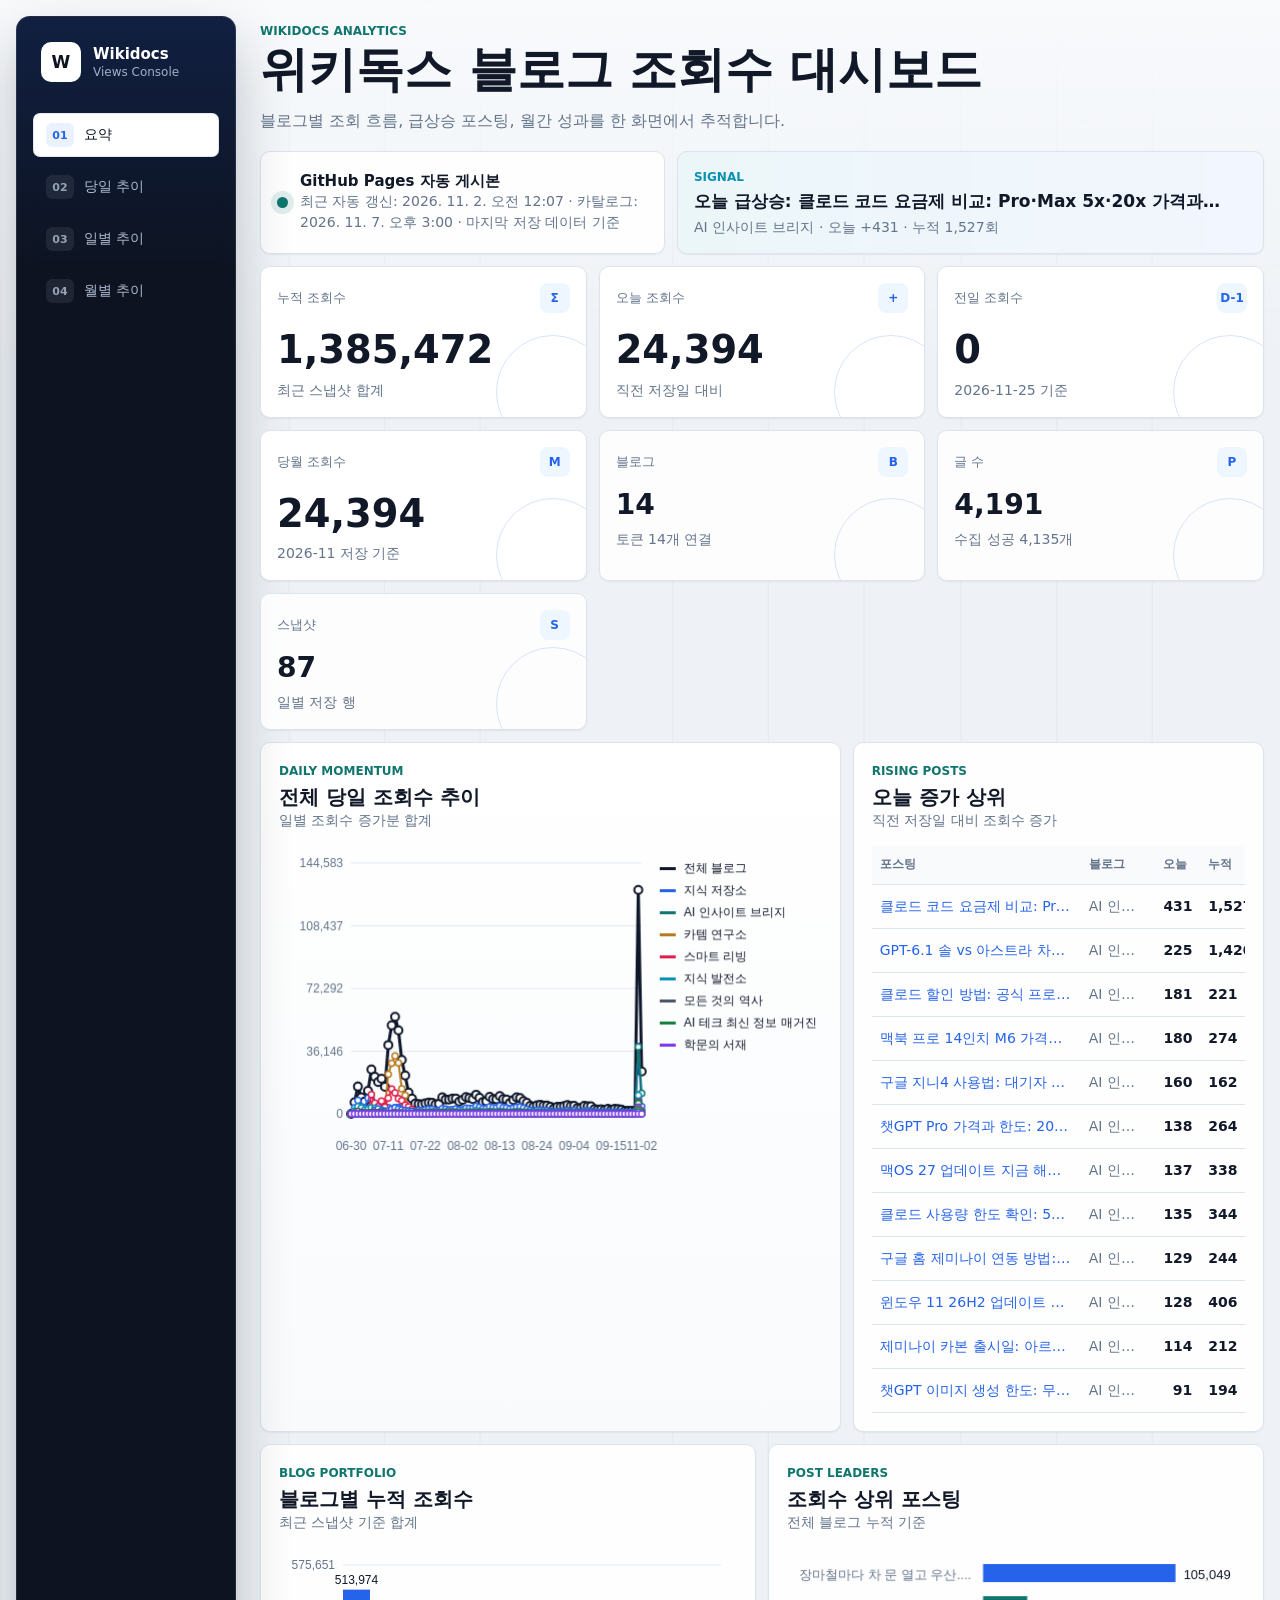
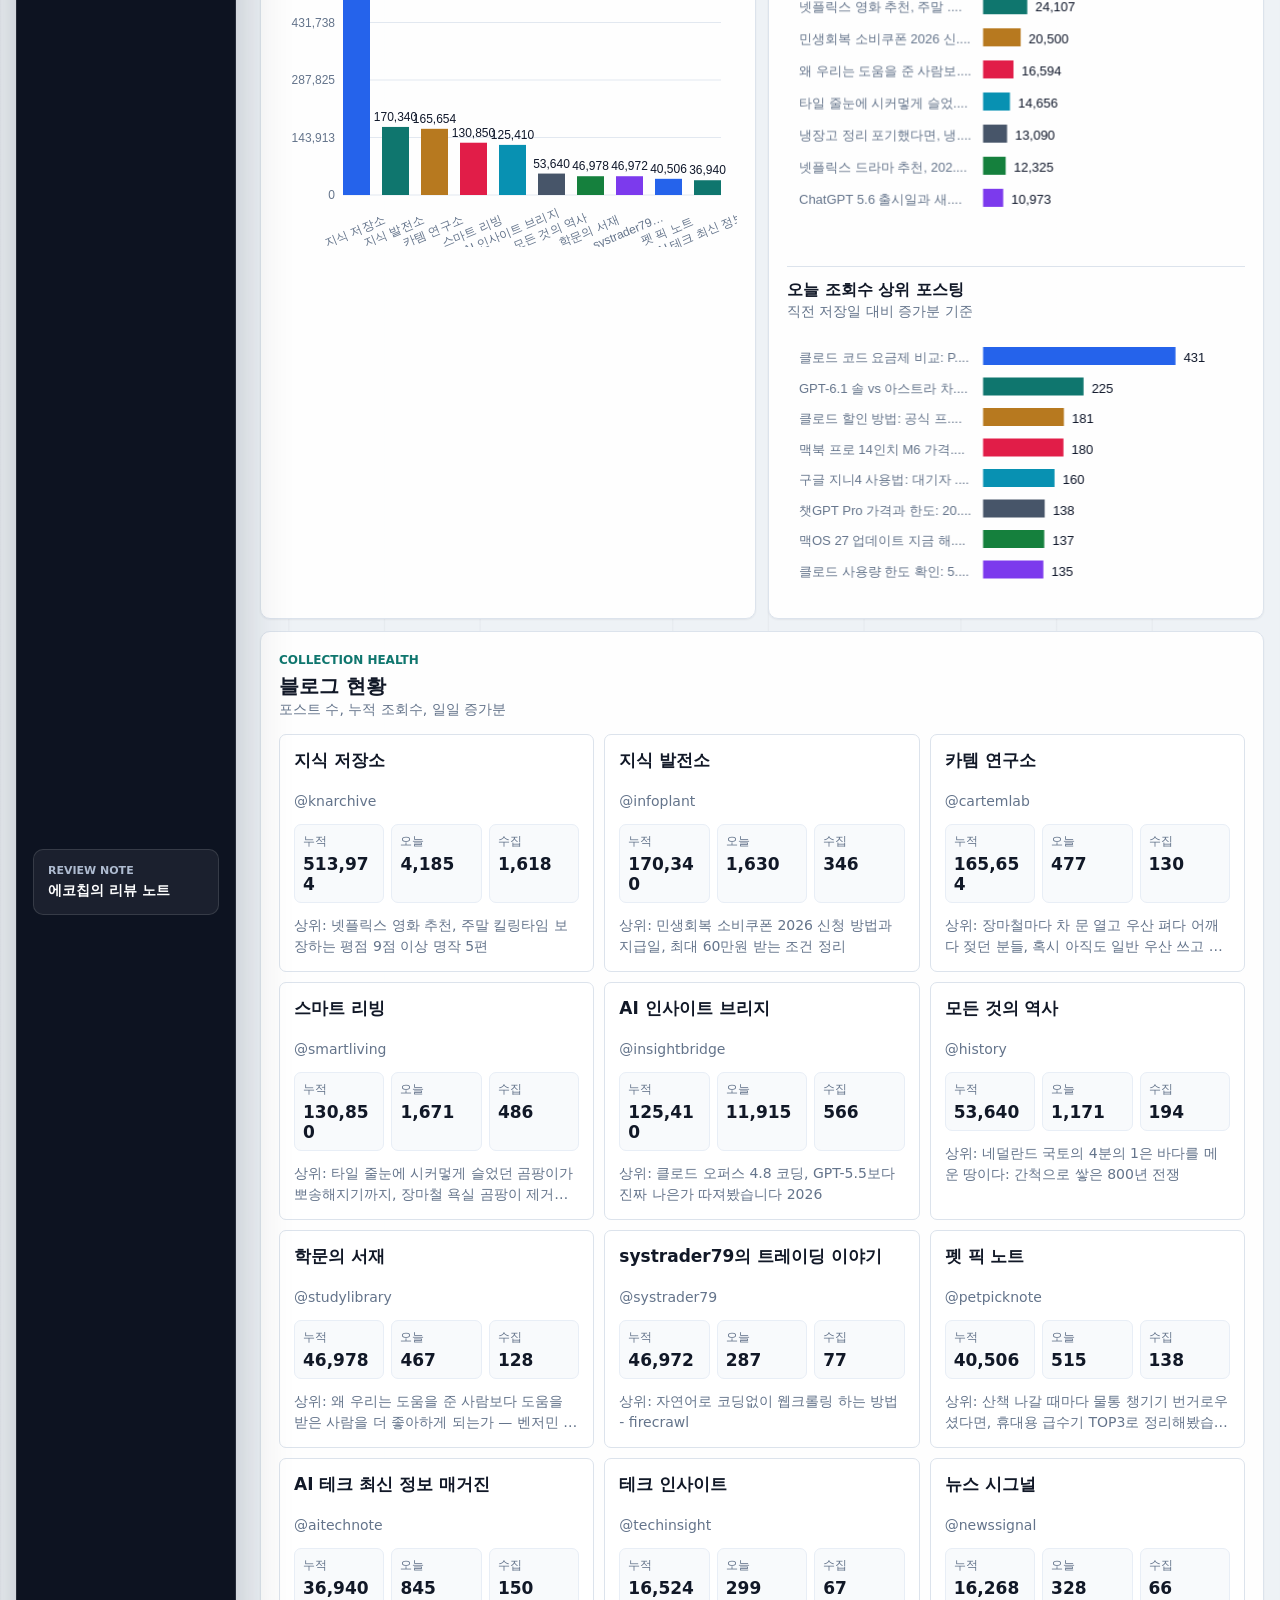
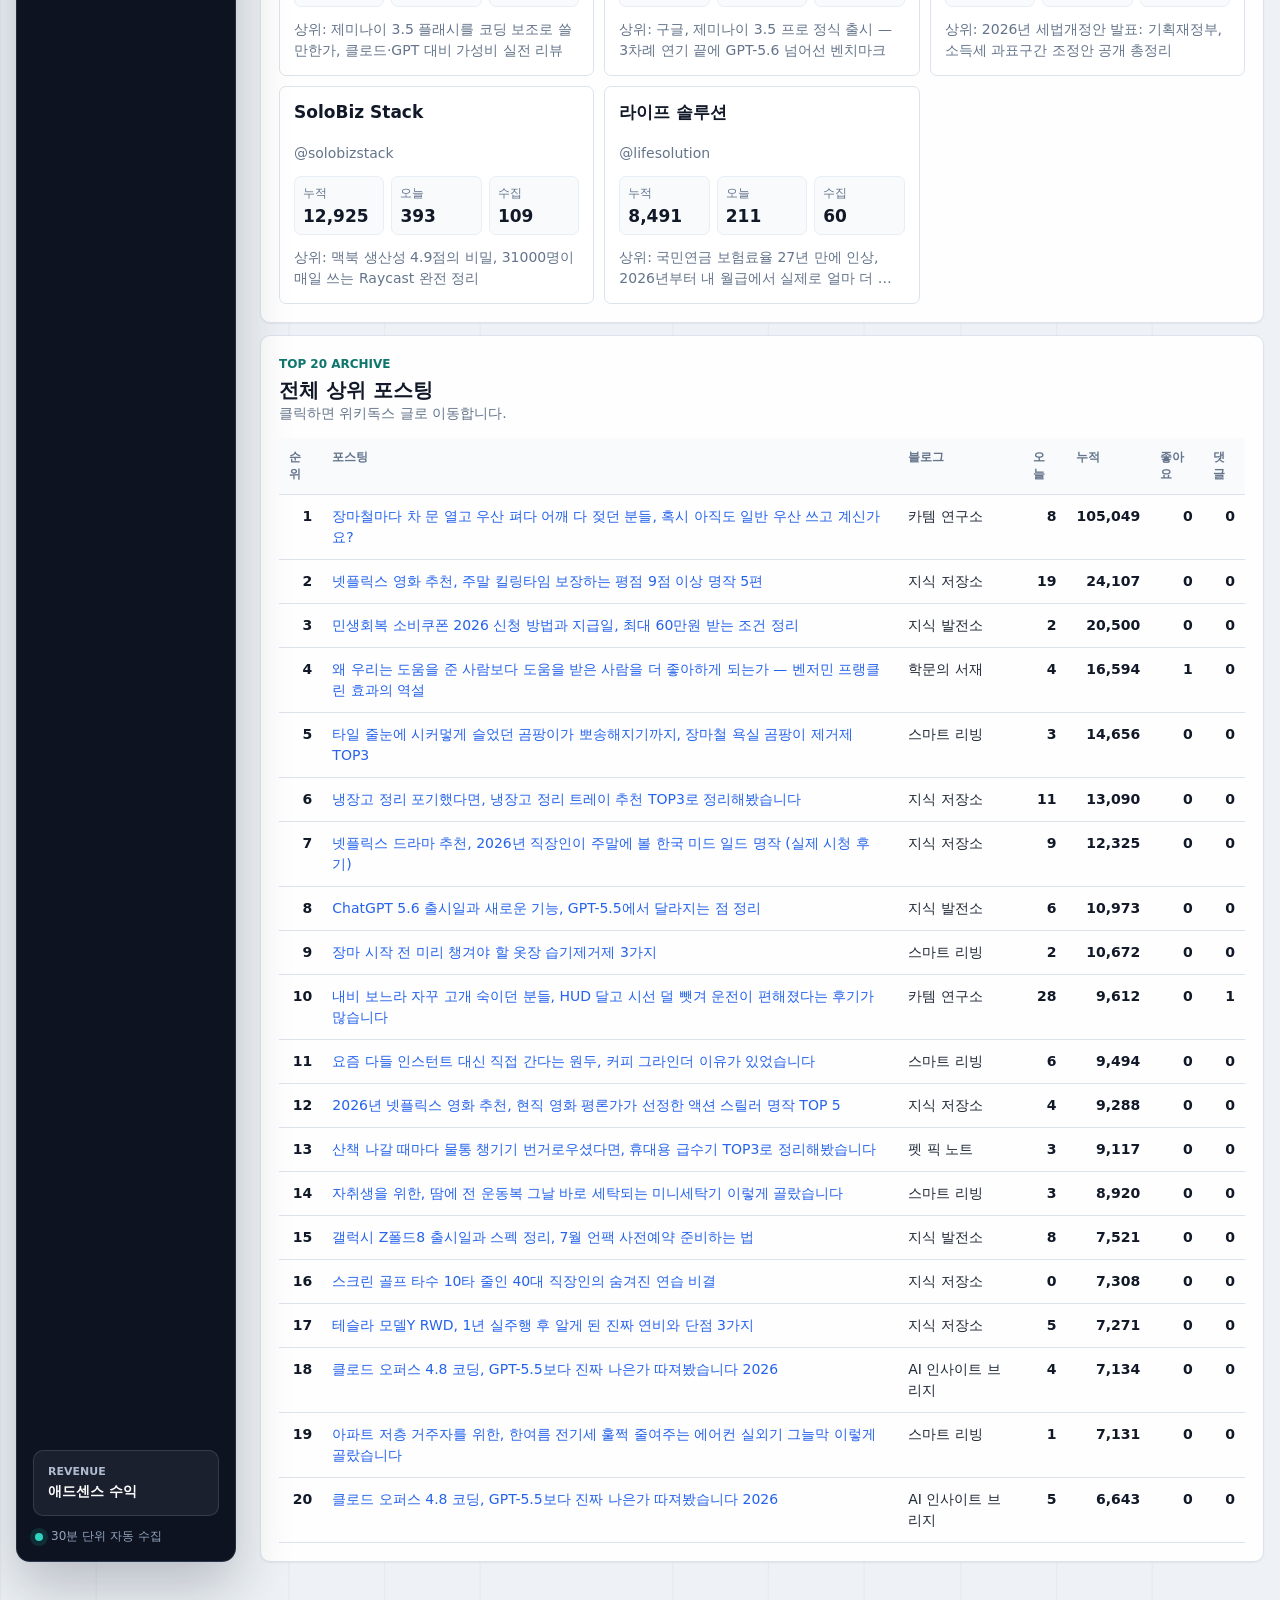
<file: index.html>
<!doctype html>
<html lang="ko">
  <head>
    <meta charset="utf-8" />
    <meta name="viewport" content="width=device-width, initial-scale=1" />
    <title>위키독스 블로그 조회수 대시보드</title>
    <link rel="stylesheet" href="styles.css" />
  </head>
  <body>
    <div class="app-shell">
      <aside class="side-rail">
        <a class="rail-brand" href="./" aria-label="위키독스 블로그 조회수 대시보드">
          <span class="brand-mark">W</span>
          <span>
            <strong>Wikidocs</strong>
            <small>Views Console</small>
          </span>
        </a>

        <nav class="tabs" aria-label="대시보드 보기">
          <button class="tab-button active" type="button" data-tab="overviewTab">
            <span class="tab-icon">01</span>
            <span>요약</span>
          </button>
          <button class="tab-button" type="button" data-tab="todayTab">
            <span class="tab-icon">02</span>
            <span>당일 추이</span>
          </button>
          <button class="tab-button" type="button" data-tab="dailyTab">
            <span class="tab-icon">03</span>
            <span>일별 추이</span>
          </button>
          <button class="tab-button" type="button" data-tab="monthlyTab">
            <span class="tab-icon">04</span>
            <span>월별 추이</span>
          </button>
        </nav>

        <a class="review-link" href="review-note/" aria-label="에코칩의 리뷰 노트로 이동">
          <span>Review Note</span>
          <strong>에코칩의 리뷰 노트</strong>
        </a>

        <a class="review-link" href="adsense/" aria-label="애드센스 수익 대시보드로 이동">
          <span>Revenue</span>
          <strong>애드센스 수익</strong>
        </a>

        <div class="rail-footer">
          <span class="rail-pulse"></span>
          <span>30분 단위 자동 수집</span>
        </div>
      </aside>

      <main class="workspace">
        <header class="command-bar">
          <div class="title-block">
            <p class="eyebrow">Wikidocs Analytics</p>
            <h1>위키독스 블로그 조회수 대시보드</h1>
            <p>블로그별 조회 흐름, 급상승 포스팅, 월간 성과를 한 화면에서 추적합니다.</p>
          </div>

          <div class="command-stack">
            <div class="actions">
              <label class="page-limit">
                <span>페이지 제한</span>
                <input id="maxPagesInput" type="number" min="0" value="0" />
              </label>
              <button id="syncCatalogBtn" class="secondary" type="button">글 목록 동기화</button>
              <button id="collectBtn" type="button">실시간 수집</button>
            </div>
            <div class="import-box">
              <input id="csvInput" type="file" accept=".csv" />
              <button id="importCsvBtn" class="secondary" type="button">CSV 가져오기</button>
            </div>
          </div>
        </header>

        <section class="overview-strip">
          <article class="status-card">
            <span class="status-dot" id="statusDot"></span>
            <div>
              <strong id="jobMessage">대기 중</strong>
              <p id="snapshotInfo">스냅샷 정보를 불러오는 중입니다.</p>
            </div>
          </article>

          <article class="insight-card">
            <span class="insight-label">Signal</span>
            <strong id="insightTitle">데이터를 불러오는 중입니다.</strong>
            <p id="insightBody">최근 수집 데이터를 기준으로 핵심 흐름을 계산합니다.</p>
          </article>
        </section>

        <section class="metrics" id="metrics"></section>

        <section id="overviewTab" class="tab-panel active">
          <section class="dashboard-grid">
            <article class="panel panel-primary span-7">
              <div class="panel-head">
                <div>
                  <span class="section-kicker">Daily Momentum</span>
                  <h2>전체 당일 조회수 추이</h2>
                  <p>일별 조회수 증가분 합계</p>
                </div>
              </div>
              <canvas id="dailyLineChart" height="320"></canvas>
            </article>

            <article class="panel attention-panel span-5">
              <div class="panel-head">
                <div>
                  <span class="section-kicker">Rising Posts</span>
                  <h2>오늘 증가 상위</h2>
                  <p>직전 저장일 대비 조회수 증가</p>
                </div>
              </div>
              <div class="table-wrap">
                <table class="compact-table">
                  <thead>
                    <tr>
                      <th>포스팅</th>
                      <th>블로그</th>
                      <th>오늘</th>
                      <th>누적</th>
                    </tr>
                  </thead>
                  <tbody id="dailyTopRows"></tbody>
                </table>
              </div>
            </article>

            <article class="panel span-6">
              <div class="panel-head">
                <div>
                  <span class="section-kicker">Blog Portfolio</span>
                  <h2>블로그별 누적 조회수</h2>
                  <p>최근 스냅샷 기준 합계</p>
                </div>
              </div>
              <canvas id="blogBarChart" height="300"></canvas>
            </article>

            <article class="panel span-6">
              <div class="panel-head">
                <div>
                  <span class="section-kicker">Post Leaders</span>
                  <h2>조회수 상위 포스팅</h2>
                  <p>전체 블로그 누적 기준</p>
                </div>
              </div>
              <canvas id="topPostsChart" height="300"></canvas>
              <div class="chart-divider"></div>
              <div class="panel-subhead">
                <h3>오늘 조회수 상위 포스팅</h3>
                <p>직전 저장일 대비 증가분 기준</p>
              </div>
              <canvas id="topDailyPostsChart" height="270"></canvas>
            </article>

            <article class="panel span-12">
              <div class="panel-head">
                <div>
                  <span class="section-kicker">Collection Health</span>
                  <h2>블로그 현황</h2>
                  <p>포스트 수, 누적 조회수, 일일 증가분</p>
                </div>
              </div>
              <div class="blog-grid" id="blogGrid"></div>
            </article>

            <article class="panel span-12">
              <div class="panel-head">
                <div>
                  <span class="section-kicker">Top 20 Archive</span>
                  <h2>전체 상위 포스팅</h2>
                  <p>클릭하면 위키독스 글로 이동합니다.</p>
                </div>
              </div>
              <div class="table-wrap">
                <table>
                  <thead>
                    <tr>
                      <th>순위</th>
                      <th class="wide-col">포스팅</th>
                      <th>블로그</th>
                      <th>오늘</th>
                      <th>누적</th>
                      <th>좋아요</th>
                      <th>댓글</th>
                    </tr>
                  </thead>
                  <tbody id="topRows"></tbody>
                </table>
              </div>
            </article>
          </section>
        </section>

        <section id="todayTab" class="tab-panel">
          <section class="notice">
            <strong>당일 30분 단위 추이</strong>
            <p id="todayTrendNote">오늘 수집된 30분 단위 스냅샷을 기준으로 표시합니다.</p>
          </section>

          <section class="dashboard-grid">
            <article class="panel panel-primary span-12">
              <div class="panel-head">
                <div>
                  <span class="section-kicker">Intraday View Curve</span>
                  <h2>블로그별 당일 조회수 추이</h2>
                  <p>x축은 수집 시각, y축은 당일 조회수입니다. 굵은 선은 전체 블로그 합계입니다.</p>
                </div>
              </div>
              <canvas id="todayViewsByBlogChart" height="430"></canvas>
            </article>

            <article class="panel span-12">
              <div class="panel-head">
                <div>
                  <span class="section-kicker">30 Minute Delta</span>
                  <h2>블로그별 30분 구간 증가분</h2>
                  <p>x축은 수집 시각, y축은 직전 스냅샷 대비 증가분입니다.</p>
                </div>
              </div>
              <canvas id="todayIntervalViewsByBlogChart" height="430"></canvas>
            </article>
          </section>
        </section>

        <section id="dailyTab" class="tab-panel">
          <section class="notice">
            <strong>저장 방식</strong>
            <p id="historyNote">저장된 스냅샷 기준으로 일별 그래프를 구성합니다.</p>
            <p id="csvNote"></p>
          </section>

          <section class="dashboard-grid">
            <article class="panel panel-primary span-12">
              <div class="panel-head">
                <div>
                  <span class="section-kicker">Daily Views</span>
                  <h2>블로그별 일단위 조회수</h2>
                  <p>x축은 날짜, y축은 조회수입니다. 굵은 선은 전체 블로그 합계입니다.</p>
                </div>
              </div>
              <canvas id="dailyViewsByBlogChart" height="430"></canvas>
            </article>

            <article class="panel span-12">
              <div class="panel-head">
                <div>
                  <span class="section-kicker">Cumulative Curve</span>
                  <h2>블로그별 일단위 누적 조회수</h2>
                  <p>x축은 날짜, y축은 누적 조회수입니다. 굵은 선은 전체 블로그 누적 합계입니다.</p>
                </div>
              </div>
              <canvas id="cumulativeViewsByBlogChart" height="430"></canvas>
            </article>
          </section>
        </section>

        <section id="monthlyTab" class="tab-panel">
          <section class="notice">
            <strong>당월 누적 조회수</strong>
            <p id="monthNote">이번 달 누적 조회수는 오늘 실시간 스냅샷까지 포함합니다.</p>
          </section>

          <section class="dashboard-grid">
            <article class="panel panel-primary span-7">
              <div class="panel-head">
                <div>
                  <span class="section-kicker">Monthly Bars</span>
                  <h2>월별 조회수</h2>
                  <p>x축은 날짜(월), y축은 조회수입니다.</p>
                </div>
              </div>
              <canvas id="monthlyViewsChart" height="340"></canvas>
            </article>

            <article class="panel span-5">
              <div class="panel-head">
                <div>
                  <span class="section-kicker">This Month</span>
                  <h2>당월 블로그별 조회수</h2>
                  <p>이번 달 증가분 기준</p>
                </div>
              </div>
              <canvas id="currentMonthBlogChart" height="340"></canvas>
            </article>

            <article class="panel span-12">
              <div class="panel-head">
                <div>
                  <span class="section-kicker">Monthly Ranking</span>
                  <h2>당월 블로그별 순위</h2>
                  <p>실시간 기준 월 누적 조회수</p>
                </div>
              </div>
              <div class="table-wrap">
                <table class="compact-table month-table">
                  <thead>
                    <tr>
                      <th>블로그</th>
                      <th>당월</th>
                      <th>누적</th>
                    </tr>
                  </thead>
                  <tbody id="currentMonthRows"></tbody>
                </table>
              </div>
            </article>
          </section>
        </section>
      </main>
    </div>

    <script src="app.js?v=20260804-cache-bust"></script>
  </body>
</html>
</file>
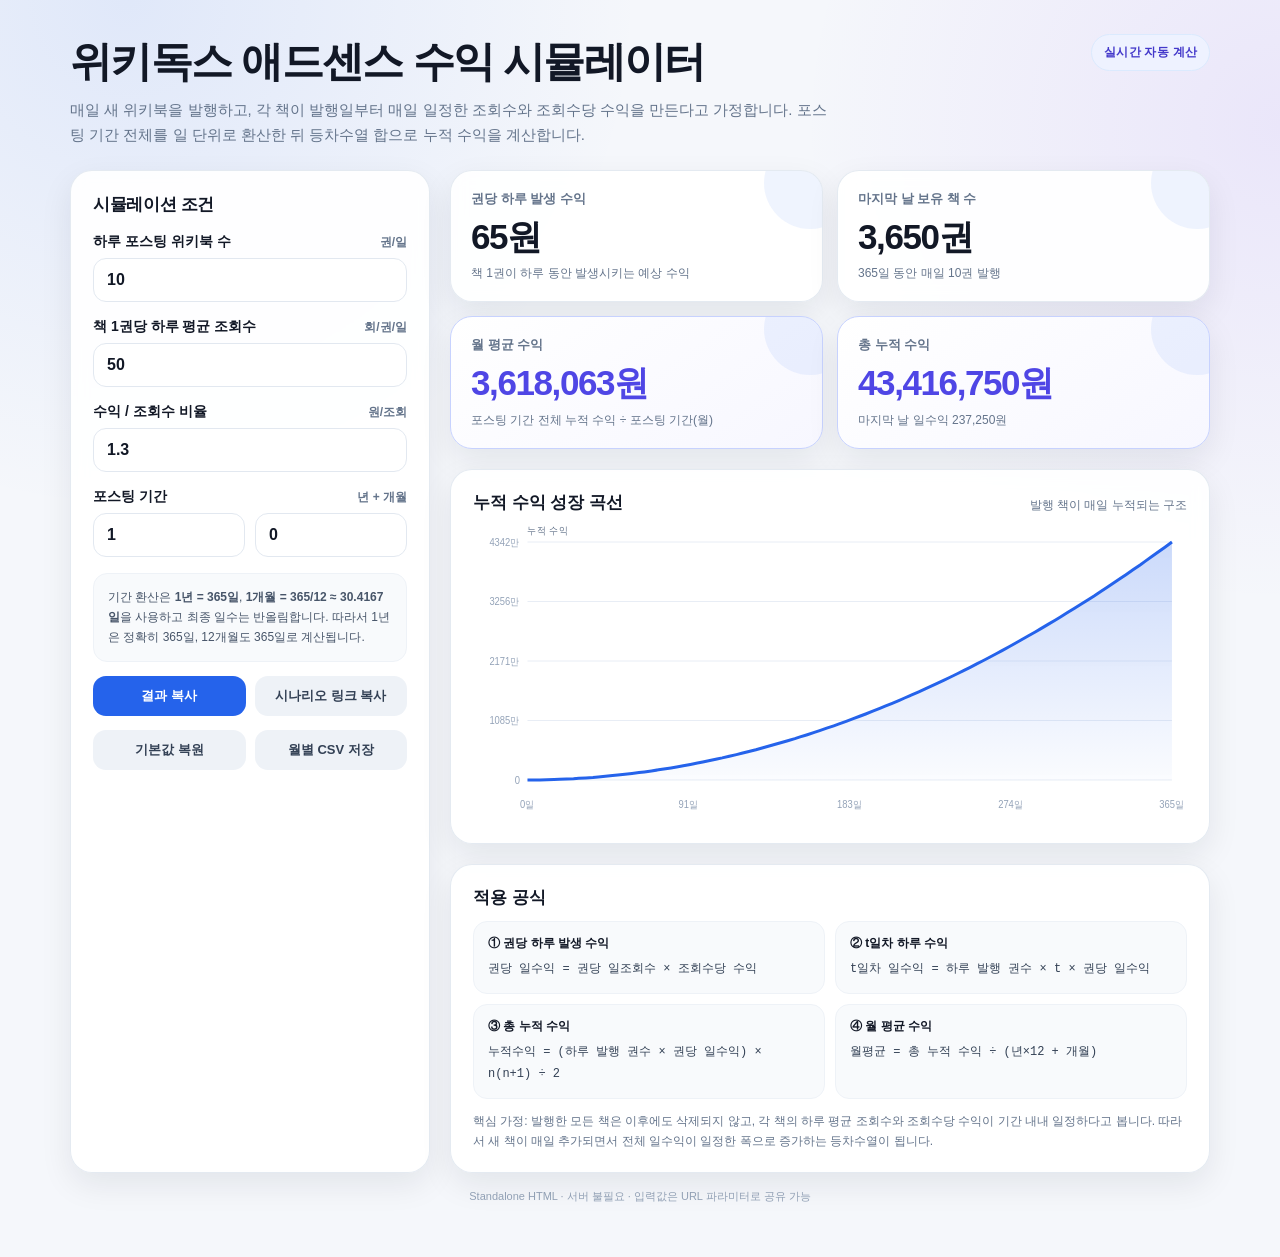
<file: simulator/index.html>
<!doctype html>
<html lang="ko">
<head>
  <meta charset="utf-8" />
  <meta name="viewport" content="width=device-width, initial-scale=1" />
  <title>위키독스 애드센스 수익 시뮬레이터</title>
  <meta name="description" content="위키독스 포스팅 수, 권당 조회수, 조회수당 수익, 포스팅 기간을 바탕으로 누적 수익과 월평균 수익을 계산합니다." />
  <style>
    :root{--bg:#f5f7fb;--card:#ffffff;--text:#121826;--muted:#64748b;--line:#e2e8f0;--accent:#2563eb;--accent2:#7c3aed;--good:#059669;--shadow:0 12px 32px rgba(15,23,42,.08);--radius:22px}
    *{box-sizing:border-box}body{margin:0;font-family:Inter,Pretendard,-apple-system,BlinkMacSystemFont,"Segoe UI",Roboto,"Noto Sans KR",Arial,sans-serif;background:radial-gradient(circle at 10% 0%,rgba(37,99,235,.10),transparent 30%),radial-gradient(circle at 100% 10%,rgba(124,58,237,.09),transparent 28%),var(--bg);color:var(--text)}
    .wrap{max-width:1180px;margin:0 auto;padding:34px 20px 56px}.hero{display:flex;justify-content:space-between;gap:24px;align-items:flex-start;margin-bottom:22px}.hero h1{margin:0 0 8px;font-size:clamp(28px,4vw,42px);letter-spacing:-.04em}.hero p{margin:0;color:var(--muted);line-height:1.65;font-size:15px;max-width:760px}.badge{flex:none;padding:9px 12px;border-radius:999px;background:#eef2ff;color:#4338ca;border:1px solid #dbeafe;font-size:12px;font-weight:800;letter-spacing:.02em}.grid{display:grid;grid-template-columns:360px minmax(0,1fr);gap:20px}.card{background:rgba(255,255,255,.92);border:1px solid rgba(226,232,240,.9);border-radius:var(--radius);box-shadow:var(--shadow);backdrop-filter:blur(8px)}.panel{padding:22px}.section-title{font-size:17px;font-weight:850;margin:0 0 17px;letter-spacing:-.02em}.field{margin-bottom:16px}label{display:flex;justify-content:space-between;align-items:end;gap:10px;font-weight:750;font-size:14px;margin-bottom:7px}label .unit{font-weight:650;color:var(--muted);font-size:12px}input{width:100%;border:1px solid var(--line);background:#fff;color:var(--text);padding:12px 13px;border-radius:13px;font-size:16px;font-weight:700;outline:none;transition:.15s border,.15s box-shadow}input:focus{border-color:#93c5fd;box-shadow:0 0 0 4px rgba(37,99,235,.10)}.period{display:grid;grid-template-columns:1fr 1fr;gap:10px}.hint{margin-top:14px;padding:13px 14px;border-radius:14px;background:#f8fafc;color:#475569;font-size:12px;line-height:1.7;border:1px solid #eef2f7}.actions{display:grid;grid-template-columns:1fr 1fr;gap:9px;margin-top:14px}button{border:0;border-radius:13px;padding:11px 12px;font-weight:800;cursor:pointer;font-size:13px}.primary{background:var(--accent);color:#fff}.secondary{background:#eef2f7;color:#334155}.outputs{display:grid;grid-template-columns:repeat(2,minmax(0,1fr));gap:14px;margin-bottom:20px}.metric{padding:19px 20px;min-height:126px;position:relative;overflow:hidden}.metric:after{content:"";position:absolute;width:92px;height:92px;border-radius:50%;right:-34px;top:-34px;background:rgba(37,99,235,.07)}.metric .k{color:var(--muted);font-weight:800;font-size:13px;margin-bottom:10px}.metric .v{font-size:clamp(24px,4vw,35px);font-weight:900;letter-spacing:-.04em;line-height:1.1}.metric .s{margin-top:9px;font-size:12px;color:#64748b;line-height:1.45}.metric.main{border:1px solid #c7d2fe;background:linear-gradient(145deg,#fff,#f7f7ff)}.metric.main .v{color:#4f46e5}.chart-card{padding:21px 22px;margin-bottom:20px}.chart-head{display:flex;justify-content:space-between;gap:14px;align-items:flex-end;margin-bottom:8px}.chart-head h2{font-size:17px;margin:0}.chart-head span{font-size:12px;color:var(--muted)}#chart{width:100%;height:300px;display:block}.formula{padding:21px 22px}.formula h2{font-size:17px;margin:0 0 12px}.formula-grid{display:grid;grid-template-columns:1fr 1fr;gap:10px}.formula-box{background:#f8fafc;border:1px solid #eef2f7;border-radius:14px;padding:13px 14px}.formula-box b{display:block;font-size:12px;margin-bottom:6px}.formula-box code{white-space:normal;font-family:ui-monospace,SFMono-Regular,Menlo,Consolas,monospace;font-size:12px;color:#334155;line-height:1.65}.assumption{margin-top:12px;color:#64748b;font-size:12px;line-height:1.7}.footer{margin-top:16px;text-align:center;color:#94a3b8;font-size:11px}.toast{position:fixed;left:50%;bottom:24px;transform:translateX(-50%) translateY(16px);background:#111827;color:#fff;padding:10px 14px;border-radius:999px;font-size:12px;opacity:0;pointer-events:none;transition:.2s;z-index:20}.toast.show{opacity:1;transform:translateX(-50%) translateY(0)}@media(max-width:900px){.grid{grid-template-columns:1fr}.hero{flex-direction:column}.outputs{grid-template-columns:1fr 1fr}}@media(max-width:560px){.outputs{grid-template-columns:1fr}.formula-grid{grid-template-columns:1fr}.actions{grid-template-columns:1fr}.wrap{padding:22px 14px 40px}}
  </style>
</head>
<body>
<div class="wrap"><div class="hero"><div><h1>위키독스 애드센스 수익 시뮬레이터</h1><p>매일 새 위키북을 발행하고, 각 책이 발행일부터 매일 일정한 조회수와 조회수당 수익을 만든다고 가정합니다. 포스팅 기간 전체를 일 단위로 환산한 뒤 등차수열 합으로 누적 수익을 계산합니다.</p></div><div class="badge">실시간 자동 계산</div></div><div class="grid"><aside class="card panel"><h2 class="section-title">시뮬레이션 조건</h2><div class="field"><label for="books">하루 포스팅 위키북 수 <span class="unit">권/일</span></label><input id="books" type="number" min="0" step="1" value="10"></div><div class="field"><label for="views">책 1권당 하루 평균 조회수 <span class="unit">회/권/일</span></label><input id="views" type="number" min="0" step="1" value="50"></div><div class="field"><label for="rpv">수익 / 조회수 비율 <span class="unit">원/조회</span></label><input id="rpv" type="number" min="0" step="0.01" value="1.3"></div><div class="field"><label>포스팅 기간 <span class="unit">년 + 개월</span></label><div class="period"><input id="years" type="number" min="0" step="1" value="1" aria-label="년"><input id="months" type="number" min="0" step="1" value="0" aria-label="개월"></div></div><div class="hint">기간 환산은 <b>1년 = 365일</b>, <b>1개월 = 365/12 ≈ 30.4167일</b>을 사용하고 최종 일수는 반올림합니다. 따라서 1년은 정확히 365일, 12개월도 365일로 계산됩니다.</div><div class="actions"><button class="primary" id="copyResult">결과 복사</button><button class="secondary" id="copyLink">시나리오 링크 복사</button></div><div class="actions"><button class="secondary" id="reset">기본값 복원</button><button class="secondary" id="csv">월별 CSV 저장</button></div></aside><main><div class="outputs"><section class="card metric"><div class="k">권당 하루 발생 수익</div><div class="v" id="bookDaily">65원</div><div class="s">책 1권이 하루 동안 발생시키는 예상 수익</div></section><section class="card metric"><div class="k">마지막 날 보유 책 수</div><div class="v" id="bookCount">3,650권</div><div class="s" id="daysLabel">365일 동안 매일 10권 발행</div></section><section class="card metric main"><div class="k">월 평균 수익</div><div class="v" id="monthlyAvg">3,618,063원</div><div class="s">포스팅 기간 전체 누적 수익 ÷ 포스팅 기간(월)</div></section><section class="card metric main"><div class="k">총 누적 수익</div><div class="v" id="total">43,416,750원</div><div class="s" id="lastDaily">마지막 날 일수익 237,250원</div></section></div><section class="card chart-card"><div class="chart-head"><h2>누적 수익 성장 곡선</h2><span>발행 책이 매일 누적되는 구조</span></div><svg id="chart" viewBox="0 0 760 300" preserveAspectRatio="none" aria-label="누적 수익 차트"></svg></section><section class="card formula"><h2>적용 공식</h2><div class="formula-grid"><div class="formula-box"><b>① 권당 하루 발생 수익</b><code>권당 일수익 = 권당 일조회수 × 조회수당 수익</code></div><div class="formula-box"><b>② t일차 하루 수익</b><code>t일차 일수익 = 하루 발행 권수 × t × 권당 일수익</code></div><div class="formula-box"><b>③ 총 누적 수익</b><code>누적수익 = (하루 발행 권수 × 권당 일수익) × n(n+1) ÷ 2</code></div><div class="formula-box"><b>④ 월 평균 수익</b><code>월평균 = 총 누적 수익 ÷ (년×12 + 개월)</code></div></div><div class="assumption">핵심 가정: 발행한 모든 책은 이후에도 삭제되지 않고, 각 책의 하루 평균 조회수와 조회수당 수익이 기간 내내 일정하다고 봅니다. 따라서 새 책이 매일 추가되면서 전체 일수익이 일정한 폭으로 증가하는 등차수열이 됩니다.</div></section></main></div><div class="footer">Standalone HTML · 서버 불필요 · 입력값은 URL 파라미터로 공유 가능</div></div><div class="toast" id="toast">복사했습니다.</div>
<script>
(()=>{const $=id=>document.getElementById(id);const els=['books','views','rpv','years','months'].map($);const money=n=>Math.round(Number.isFinite(n)?n:0).toLocaleString('ko-KR')+'원';const num=n=>Math.round(Number.isFinite(n)?n:0).toLocaleString('ko-KR');const clamp0=v=>Math.max(0,Number(v)||0);function getState(){return{books:clamp0($('books').value),views:clamp0($('views').value),rpv:clamp0($('rpv').value),years:clamp0($('years').value),months:clamp0($('months').value)}}function calc(){const s=getState();const totalMonths=s.years*12+s.months;const days=totalMonths>0?Math.round(totalMonths*365/12):0;const bookDaily=s.views*s.rpv;const dailyStep=s.books*bookDaily;const total=dailyStep*days*(days+1)/2;const monthlyAvg=totalMonths>0?total/totalMonths:0;const bookCount=s.books*days;const lastDaily=dailyStep*days;$('bookDaily').textContent=money(bookDaily);$('bookCount').textContent=num(bookCount)+'권';$('daysLabel').textContent=`${num(days)}일 동안 매일 ${num(s.books)}권 발행`;$('monthlyAvg').textContent=money(monthlyAvg);$('total').textContent=money(total);$('lastDaily').textContent=`마지막 날 일수익 ${money(lastDaily)}`;drawChart({days,dailyStep,total});updateURL(s);return{...s,totalMonths,days,bookDaily,dailyStep,total,monthlyAvg,bookCount,lastDaily}}function drawChart({days,dailyStep,total}){const svg=$('chart');const W=760,H=300,L=58,R=16,T=20,B=42;const w=W-L-R,h=H-T-B,maxY=Math.max(total,1),pts=[];const samples=Math.min(Math.max(days,2),100);for(let i=0;i<samples;i++){const d=days===0?0:Math.round((days-1)*i/(samples-1))+1;const y=dailyStep*d*(d+1)/2;const x=L+(days<=1?0:(d-1)/(days-1))*w;const py=T+h-(y/maxY)*h;pts.push(`${x.toFixed(1)},${py.toFixed(1)}`)}const path=pts.length?`M ${pts.join(' L ')}`:'';const area=pts.length?`${path} L ${L+w},${T+h} L ${L},${T+h} Z`:'';const grid=[];for(let i=0;i<=4;i++){const y=T+h-h*i/4,val=maxY*i/4;grid.push(`<line x1="${L}" y1="${y}" x2="${L+w}" y2="${y}" stroke="#e8edf5" stroke-width="1"/>`);grid.push(`<text x="${L-8}" y="${y+4}" text-anchor="end" font-size="10" fill="#94a3b8">${shortWon(val)}</text>`)}const xlabels=[];for(let i=0;i<=4;i++){const x=L+w*i/4,d=days?Math.round(days*i/4):0;xlabels.push(`<text x="${x}" y="${H-14}" text-anchor="middle" font-size="10" fill="#94a3b8">${d}일</text>`)}svg.innerHTML=`<defs><linearGradient id="g" x1="0" y1="0" x2="0" y2="1"><stop offset="0%" stop-color="#2563eb" stop-opacity=".24"/><stop offset="100%" stop-color="#2563eb" stop-opacity=".02"/></linearGradient></defs>${grid.join('')}<path d="${area}" fill="url(#g)"/><path d="${path}" fill="none" stroke="#2563eb" stroke-width="3" vector-effect="non-scaling-stroke"/>${xlabels.join('')}<text x="${L}" y="12" font-size="10" fill="#64748b">누적 수익</text>`}function shortWon(v){if(v>=100000000)return(v/100000000).toFixed(v>=1000000000?0:1)+'억';if(v>=10000)return(v/10000).toFixed(v>=100000?0:1)+'만';return Math.round(v).toLocaleString('ko-KR')}function updateURL(s){const q=new URLSearchParams();q.set('books',s.books);q.set('views',s.views);q.set('rpv',s.rpv);q.set('years',s.years);q.set('months',s.months);history.replaceState(null,'',location.pathname+'?'+q.toString())}function loadURL(){const q=new URLSearchParams(location.search),map={books:'books',views:'views',rpv:'rpv',years:'years',months:'months'};for(const[k,id]of Object.entries(map)){if(q.has(k))$(id).value=q.get(k)}}function toast(msg){const t=$('toast');t.textContent=msg;t.classList.add('show');clearTimeout(window.__toast);window.__toast=setTimeout(()=>t.classList.remove('show'),1500)}async function copyText(text){try{await navigator.clipboard.writeText(text);return true}catch(e){const ta=document.createElement('textarea');ta.value=text;document.body.appendChild(ta);ta.select();const ok=document.execCommand('copy');ta.remove();return ok}}$('copyResult').addEventListener('click',async()=>{const x=calc();const txt=`위키독스 애드센스 수익 시뮬레이션\n- 하루 포스팅: ${x.books}권\n- 권당 하루 평균 조회수: ${x.views}회\n- 조회수당 수익: ${x.rpv}원\n- 포스팅 기간: ${x.years}년 ${x.months}개월 (${x.days}일)\n- 권당 하루 발생 수익: ${Math.round(x.bookDaily).toLocaleString('ko-KR')}원\n- 월 평균 수익: ${Math.round(x.monthlyAvg).toLocaleString('ko-KR')}원\n- 총 누적 수익: ${Math.round(x.total).toLocaleString('ko-KR')}원\n- 마지막 날 일수익: ${Math.round(x.lastDaily).toLocaleString('ko-KR')}원`;await copyText(txt);toast('결과를 복사했습니다.')});$('copyLink').addEventListener('click',async()=>{calc();await copyText(location.href);toast('공유 링크를 복사했습니다.')});$('reset').addEventListener('click',()=>{$('books').value=10;$('views').value=50;$('rpv').value=1.3;$('years').value=1;$('months').value=0;calc();toast('기본값으로 복원했습니다.')});$('csv').addEventListener('click',()=>{const x=calc();if(x.days<=0){toast('포스팅 기간을 입력하세요.');return}let rows=[['월','경과일','누적 책 수','월말 일수익(원)','누적 수익(원)']];const mCount=Math.ceil(x.totalMonths);for(let m=1;m<=mCount;m++){const d=Math.min(x.days,Math.round(m*365/12));const books=x.books*d,daily=x.dailyStep*d,cum=x.dailyStep*d*(d+1)/2;rows.push([m,d,books,Math.round(daily),Math.round(cum)])}const csv='\ufeff'+rows.map(r=>r.join(',')).join('\n');const blob=new Blob([csv],{type:'text/csv;charset=utf-8;'});const a=document.createElement('a');a.href=URL.createObjectURL(blob);a.download='wikidocs_adsense_simulation.csv';a.click();URL.revokeObjectURL(a.href);toast('월별 CSV를 저장했습니다.')});els.forEach(el=>el.addEventListener('input',calc));loadURL();calc()})();
</script>
</body></html>
</file>
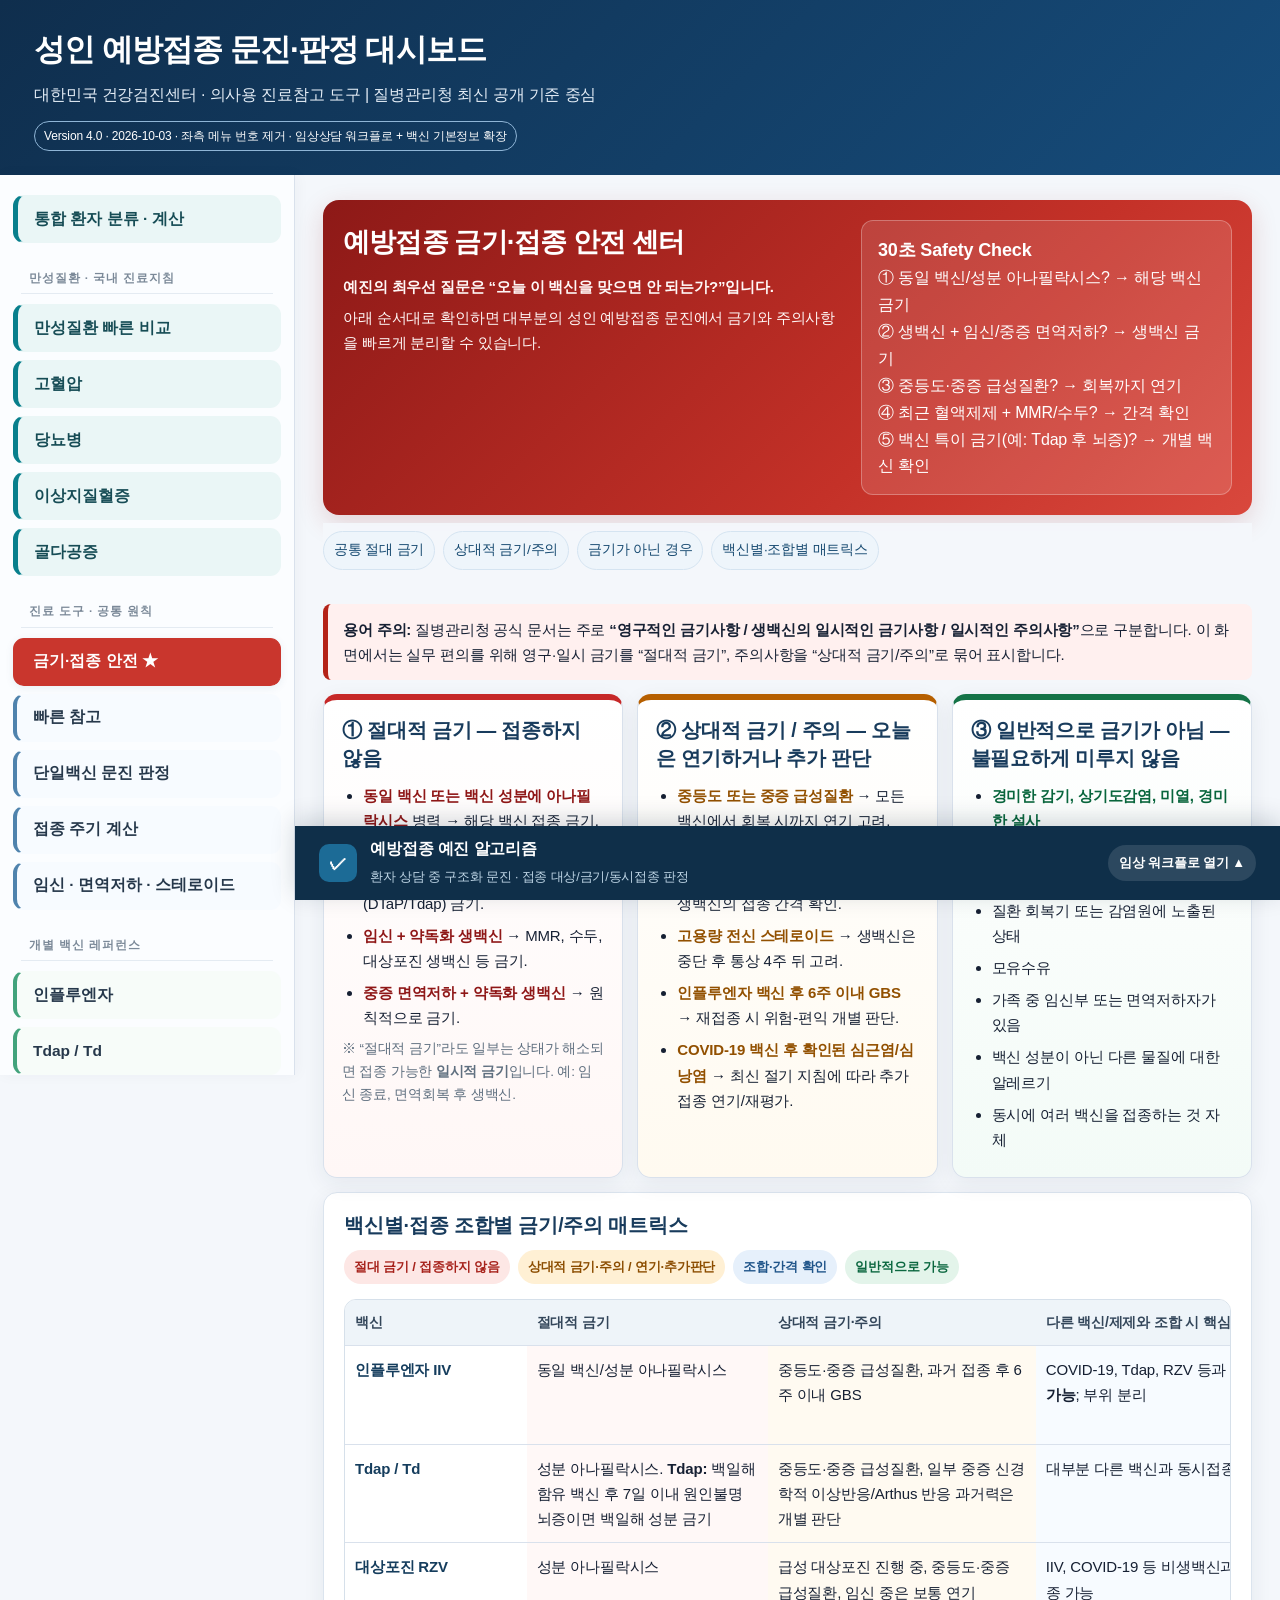
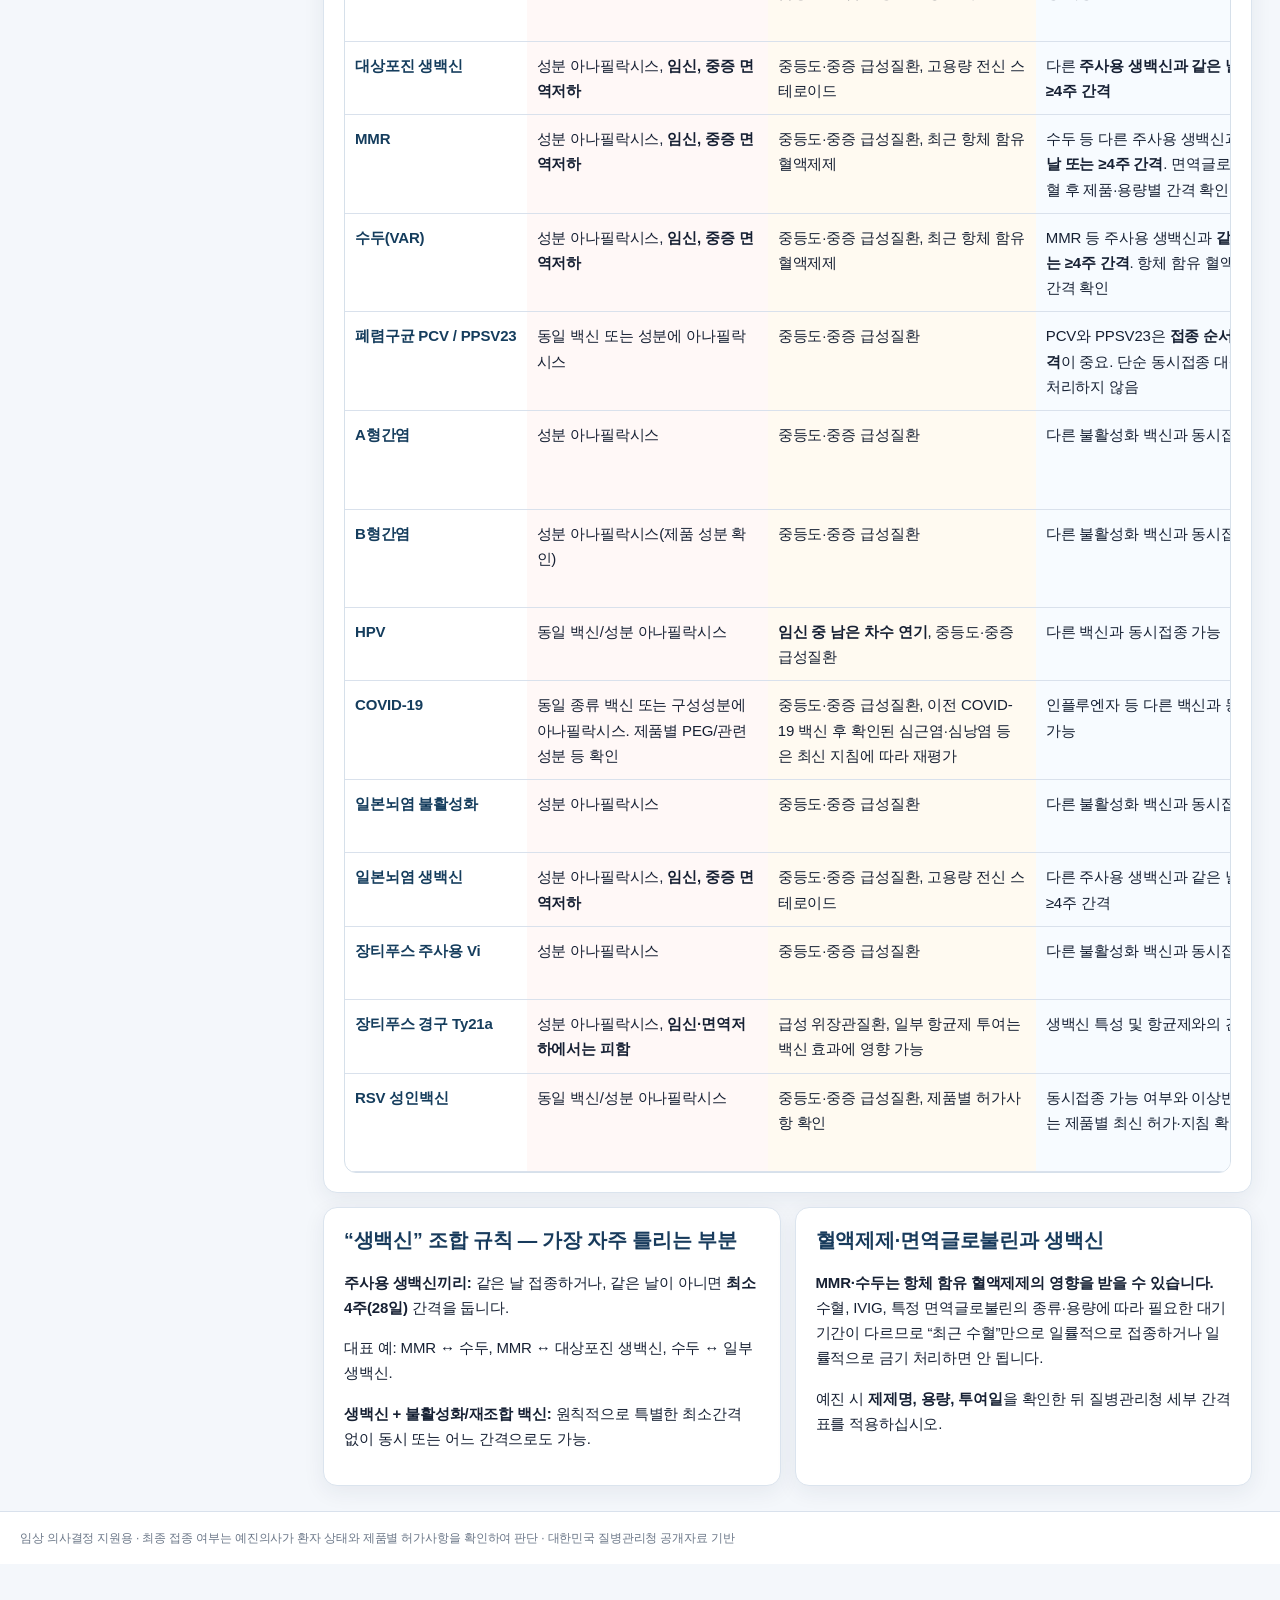
<file: vaccination-dashboard/index.html>
<!doctype html>
<html lang="ko">
<head>
<meta charset="utf-8"/>
<meta name="viewport" content="width=device-width,initial-scale=1"/>
<title>성인 예방접종 문진·판정 대시보드 2026 v3 | 대한민국</title>
<style>
:root{
  --bg:#f4f7fb; --card:#ffffff; --ink:#162033; --muted:#64748b; --line:#d9e1ec;
  --nav:#0f2e4d; --nav2:#164c7b; --accent:#1463a5; --good:#137a4d; --warn:#a15c00;
  --bad:#b42318; --info:#2457a6; --purple:#6d42a1; --soft:#eef4fb;
}
*{box-sizing:border-box}
body{margin:0;font-family:Arial,"Noto Sans KR","Apple SD Gothic Neo",sans-serif;background:var(--bg);color:var(--ink);line-height:1.52}
header{background:linear-gradient(135deg,var(--nav),var(--nav2));color:white;padding:22px 28px}
header h1{margin:0 0 6px;font-size:26px}
header p{margin:4px 0;color:#e5eef7}
.version{display:inline-block;margin-top:8px;padding:4px 9px;border:1px solid #8fb5d6;border-radius:999px;font-size:12px}
.layout{display:grid;grid-template-columns:245px minmax(0,1fr);min-height:calc(100vh - 145px)}
aside{background:#fff;border-right:1px solid var(--line);padding:14px;position:sticky;top:0;height:100vh;overflow:auto}
.tabbtn{width:100%;border:0;background:transparent;text-align:left;padding:11px 12px;margin:2px 0;border-radius:9px;cursor:pointer;font-size:14px;color:#26364a}
.tabbtn:hover{background:#eef4fb}
.tabbtn.active{background:#dfeefb;color:#0b4b7d;font-weight:700}
main{padding:20px;max-width:1500px}
.tab{display:none}.tab.active{display:block}
.grid{display:grid;grid-template-columns:repeat(12,1fr);gap:14px}
.card{background:var(--card);border:1px solid var(--line);border-radius:12px;padding:16px;box-shadow:0 1px 2px rgba(15,35,55,.04)}
.span12{grid-column:span 12}.span8{grid-column:span 8}.span7{grid-column:span 7}.span6{grid-column:span 6}.span5{grid-column:span 5}.span4{grid-column:span 4}.span3{grid-column:span 3}
h2{margin:0 0 14px;font-size:23px} h3{margin:0 0 9px;font-size:17px;color:#183b5c} h4{margin:12px 0 6px}
.small{font-size:12.5px;color:var(--muted)} .muted{color:var(--muted)}
.kpi{font-size:23px;font-weight:800;color:#123f65}.kpiSub{font-size:12px;color:var(--muted)}
.badge{display:inline-block;font-size:12px;font-weight:700;padding:3px 7px;border-radius:999px;margin-right:4px}
.b-good{background:#e3f5ed;color:#0e6940}.b-warn{background:#fff2d8;color:#8a5000}.b-bad{background:#fde8e7;color:#9d2118}.b-info{background:#e8efff;color:#294f9a}.b-purple{background:#f0e9fb;color:#62408e}
.alert{border-left:5px solid var(--info);background:#eff5ff;padding:11px 13px;border-radius:8px;margin:10px 0}
.alert.warn{border-color:var(--warn);background:#fff7e8}.alert.bad{border-color:var(--bad);background:#fff0ef}.alert.good{border-color:var(--good);background:#edf9f4}
table{width:100%;border-collapse:collapse;font-size:13.2px}th,td{border-bottom:1px solid var(--line);padding:9px 8px;vertical-align:top;text-align:left}th{background:#f3f6fa;color:#33465a;position:sticky;top:0}
input,select{width:100%;padding:9px;border:1px solid #c9d4e1;border-radius:8px;background:white;font-size:14px}
label{display:block;font-weight:700;font-size:13px;margin:8px 0 4px}
.checkline{display:flex;align-items:flex-start;gap:8px;padding:6px 0;font-size:13.5px}.checkline input{width:auto;margin-top:3px}
button.action{background:var(--accent);color:#fff;border:0;padding:10px 15px;border-radius:9px;font-weight:700;cursor:pointer;margin-top:12px}
button.secondary{background:#eef4fb;color:#17466c;border:1px solid #bdd0e3;padding:8px 12px;border-radius:8px;cursor:pointer}
.result{padding:14px;border-radius:10px;border:1px solid var(--line);background:#fafcfe;min-height:110px}
.result.good{border-color:#83c9aa;background:#edf9f4}.result.warn{border-color:#e0bb72;background:#fff8eb}.result.bad{border-color:#e3a09b;background:#fff1f0}.result.info{border-color:#9fb9e9;background:#f1f5ff}
.resultTitle{font-size:19px;font-weight:800;margin-bottom:6px}
.quick{display:grid;grid-template-columns:repeat(3,1fr);gap:10px}.q{background:#f6f9fc;border:1px solid var(--line);border-radius:10px;padding:12px}.q strong{display:block;margin-bottom:3px}
.accordion{border:1px solid var(--line);border-radius:10px;margin:8px 0;overflow:hidden}.accHead{padding:11px 13px;background:#f6f9fc;font-weight:700;cursor:pointer}.accBody{display:none;padding:11px 13px}.accordion.open .accBody{display:block}
.source{font-size:12.5px;margin:6px 0}.source a{color:#0a5b9e;text-decoration:none}.source a:hover{text-decoration:underline}
.searchbox{margin-bottom:12px}
mark{background:#fff0a6}
.footer{padding:16px 20px;color:#6b7788;font-size:12px;border-top:1px solid var(--line);background:white}
@media(max-width:980px){.layout{grid-template-columns:1fr}aside{position:relative;height:auto;display:flex;gap:5px;overflow:auto;border-right:0;border-bottom:1px solid var(--line)}.tabbtn{min-width:160px}.span3,.span4,.span5,.span6,.span7,.span8{grid-column:span 12}.quick{grid-template-columns:1fr}}
@media print{aside,.noPrint,button{display:none!important}.layout{display:block}main{padding:0}.tab{display:block!important;page-break-after:always}.card{box-shadow:none}}

/* ===== v2 UI/UX upgrade ===== */
:root{
  --danger:#c62828; --danger-dark:#8f1717; --danger-bg:#fff3f2;
  --caution:#b65f00; --caution-bg:#fff8e8; --safe:#157347; --safe-bg:#edf8f2;
  --shadow:0 6px 22px rgba(22,48,76,.07);
}
html{font-size:17px}
body{font-size:16px;line-height:1.68;letter-spacing:-.01em}
header{padding:24px 34px}
header h1{font-size:31px;letter-spacing:-.03em}
header p{font-size:16px}
.layout{grid-template-columns:295px minmax(0,1fr)}
aside{padding:16px 13px;background:#fbfdff;box-shadow:2px 0 14px rgba(18,50,80,.04);z-index:5}
.tabbtn{
  min-height:48px;padding:12px 14px 12px 16px;margin:4px 0;border:1px solid transparent;
  font-size:15.5px;line-height:1.35;border-radius:11px;font-weight:650;color:#26384b;
  transition:.15s ease;
}
.tabbtn:hover{background:#edf5fc;border-color:#d7e5f1;transform:translateX(2px)}
.tabbtn.active{background:#dceeff;color:#083e69;border-color:#b9d8ef;box-shadow:0 2px 8px rgba(14,74,120,.08)}
.tabbtn.safetyNav{background:#fff2f1;color:#a51e18;border-color:#ffd4d0;font-weight:800}
.tabbtn.safetyNav:hover,.tabbtn.safetyNav.active{background:#c9362d;color:#fff;border-color:#c9362d}
main{padding:25px 28px;max-width:1580px}
.card{border-radius:14px;padding:19px 20px;box-shadow:var(--shadow);border-color:#dbe4ee}
h2{font-size:27px;letter-spacing:-.03em;margin-bottom:17px}
h3{font-size:19.5px;line-height:1.42}
h4{font-size:16.5px}
p,li,td,th{font-size:15px}
.small{font-size:13.5px}
table{font-size:14.5px}
th,td{padding:11px 10px}
th{font-size:14px}
.alert{padding:13px 15px;font-size:15px}
.badge{font-size:12.5px;padding:4px 8px}
input,select{font-size:15px;padding:11px}
label{font-size:14.5px}
.checkline{font-size:14.5px;padding:7px 0}
.result{padding:17px;min-height:125px}
.resultTitle{font-size:21px}
.quick{gap:12px}.q{font-size:14.5px;padding:14px}
.accHead{font-size:15.5px;padding:13px 15px}
.accBody{font-size:15px;padding:13px 15px}
.kpi{font-size:27px}
.kpiSub{font-size:13.5px}

.safetyHero{
  display:grid;grid-template-columns:1.15fr .85fr;gap:16px;padding:20px;border-radius:16px;
  background:linear-gradient(135deg,#8d1917 0%,#c43128 64%,#d9483d 100%);
  color:#fff;box-shadow:0 8px 26px rgba(151,30,27,.17);margin-bottom:16px
}
.safetyHero h2{color:#fff;margin:0 0 9px}.safetyHero p{margin:5px 0;color:#fff8f7}
.heroRule{background:rgba(255,255,255,.12);border:1px solid rgba(255,255,255,.28);border-radius:12px;padding:14px 16px}
.heroRule strong{font-size:18px}
.safetyGrid{display:grid;grid-template-columns:repeat(3,1fr);gap:14px;margin:14px 0}
.safetyBox{border-radius:14px;padding:17px 18px;border:1px solid var(--line);background:#fff;box-shadow:var(--shadow)}
.safetyBox.danger{border-top:6px solid var(--danger);background:linear-gradient(180deg,#fff 0,#fff7f6 100%)}
.safetyBox.caution{border-top:6px solid var(--caution);background:linear-gradient(180deg,#fff 0,#fffaf0 100%)}
.safetyBox.safe{border-top:6px solid var(--safe);background:linear-gradient(180deg,#fff 0,#f3fbf7 100%)}
.safetyBox h3{margin-bottom:10px}
.safetyBox ul{padding-left:21px;margin:8px 0}
.safetyBox li{margin:7px 0}
.dangerText{color:var(--danger-dark);font-weight:800}
.cautionText{color:#925000;font-weight:800}
.safeText{color:#09663d;font-weight:800}
.matrixWrap{overflow:auto;border:1px solid #d6e0ea;border-radius:12px}
.matrix{min-width:1160px;margin:0}
.matrix th{top:0;background:#eef4f9}
.matrix .vaccineName{font-weight:800;color:#153d5d;white-space:nowrap}
.matrix td:nth-child(2){background:#fff8f7}
.matrix td:nth-child(3){background:#fffaf1}
.matrix td:nth-child(4){background:#f7fbff}
.matrix td:nth-child(5){background:#f3faf6}
.safetyLegend{display:flex;gap:8px;flex-wrap:wrap;margin:10px 0 15px}
.safetyChip{padding:6px 10px;border-radius:999px;font-size:13px;font-weight:800}
.safetyChip.red{background:#fde7e5;color:#a7231c}.safetyChip.orange{background:#fff0d4;color:#8c4d00}.safetyChip.green{background:#e3f4ea;color:#0c6840}.safetyChip.blue{background:#e6f0fb;color:#20558a}
.sectionJump{display:flex;gap:8px;flex-wrap:wrap;margin:0 0 14px}
.sectionJump a{font-size:13.5px;text-decoration:none;color:#174a71;background:#eef5fb;border:1px solid #d5e4f1;padding:7px 10px;border-radius:999px}
.stickySafety{position:sticky;top:0;z-index:4;background:rgba(244,247,251,.95);backdrop-filter:blur(7px);padding:8px 0 10px;margin:-8px 0 7px}
.focusNote{font-size:13.5px;color:#5f6f7f}
@media(max-width:1100px){.safetyHero,.safetyGrid{grid-template-columns:1fr}.layout{grid-template-columns:250px minmax(0,1fr)}}
@media(max-width:980px){html{font-size:16px}.layout{grid-template-columns:1fr}main{padding:18px}.safetyHero{grid-template-columns:1fr}}


/* ===== v3: information architecture + clinical consultation workflow ===== */
.navGroup{
  margin:15px 8px 6px;padding:7px 8px 5px;font-size:11.5px;font-weight:900;
  letter-spacing:.08em;text-transform:uppercase;color:#7b8998;border-bottom:1px solid #e4ebf2;
}
.navGroup:first-child{margin-top:3px}
.tabbtn.generalTab{border-left:4px solid #4f83ad;background:#f7fbff}
.tabbtn.generalTab:hover{background:#eaf4fc}
.tabbtn.generalTab.active{background:#d8ecfb;color:#073f6a;border-color:#b9d8ef;border-left-color:#256a9e}
.tabbtn.vaccineTab{border-left:4px solid #42a37c;background:#f7fcf9}
.tabbtn.vaccineTab:hover{background:#eaf8f1}
.tabbtn.vaccineTab.active{background:#dff3e9;color:#0d5e3f;border-color:#bfe3d1;border-left-color:#17815a}
.tabbtn.supportTab{border-left:4px solid #9a8bb7;background:#fbf9fd}
.tabbtn.supportTab:hover{background:#f3eff8}
.tabbtn.supportTab.active{background:#ece6f4;color:#594171;border-color:#dcd2e8;border-left-color:#7b62a0}
.tabbtn.safetyNav{border-left:4px solid #c9362d!important}

.vaxIntro{
  display:grid;grid-template-columns:1.25fr .75fr;gap:14px;margin-bottom:14px
}
.vaxIntroMain,.vaxFacts{
  background:#fff;border:1px solid #dbe4ed;border-radius:14px;padding:18px 20px;box-shadow:var(--shadow)
}
.vaxIntroMain{border-top:5px solid #21825e}
.vaxFacts{border-top:5px solid #4f83ad}
.vaxIntro h3{font-size:20px;margin-bottom:8px}
.vaxIntro p{margin:7px 0}
.factRow{display:grid;grid-template-columns:110px 1fr;gap:9px;padding:7px 0;border-bottom:1px dashed #dfe7ee}
.factRow:last-child{border-bottom:0}
.factKey{font-weight:800;color:#536578}
.patientPhrase{
  margin-top:11px;padding:11px 13px;border-radius:10px;background:#f0f8f4;border:1px solid #cfe8dc;
  color:#174f3a;font-size:14px
}
.patientPhrase:before{content:"환자 설명 포인트  ";font-weight:900;color:#0b6b48}
.subVaxGrid{display:grid;grid-template-columns:repeat(2,1fr);gap:12px;margin:12px 0 16px}
.subVaxCard{background:#fff;border:1px solid #dbe4ed;border-radius:13px;padding:16px;box-shadow:0 3px 13px rgba(20,48,72,.05)}
.subVaxCard h3{margin-bottom:7px}
.vaxType{display:inline-block;padding:3px 8px;border-radius:999px;background:#e9f3fb;color:#245a83;font-size:12px;font-weight:800;margin-bottom:6px}

/* Bottom clinical workflow */
body{padding-bottom:70px}
.clinicDock{
  position:fixed;left:295px;right:0;bottom:0;z-index:50;background:#0f2f49;color:white;
  box-shadow:0 -6px 24px rgba(9,32,51,.18);transition:.2s ease
}
.clinicDockBar{
  min-height:64px;display:flex;align-items:center;justify-content:space-between;gap:16px;
  padding:10px 24px;cursor:pointer
}
.clinicDockTitle{display:flex;align-items:center;gap:13px}
.clinicIcon{
  width:38px;height:38px;border-radius:10px;background:#1c6b96;display:flex;align-items:center;justify-content:center;
  font-weight:900;font-size:18px
}
.clinicDockTitle strong{display:block;font-size:16px}
.clinicDockTitle span{font-size:12.5px;color:#bed5e5}
.clinicOpenHint{font-size:13px;font-weight:800;background:rgba(255,255,255,.12);padding:7px 11px;border-radius:999px}
.clinicPanel{
  display:none;max-height:74vh;overflow:auto;background:#f5f8fb;color:#172435;border-top:1px solid #37566d;padding:18px 24px 24px
}
.clinicDock.open .clinicPanel{display:block}
.clinicWorkflowHeader{
  display:flex;justify-content:space-between;align-items:flex-start;gap:14px;margin-bottom:14px
}
.clinicWorkflowHeader h2{font-size:23px;margin:0 0 4px}
.clinicWorkflowHeader p{margin:0;color:#637586;font-size:13.5px}
.workflowGrid{display:grid;grid-template-columns:1fr 1.15fr 1.15fr;gap:13px}
.workflowStep{background:#fff;border:1px solid #d9e3ec;border-radius:13px;padding:15px 16px;box-shadow:0 3px 12px rgba(20,45,65,.05)}
.stepNo{
  display:inline-flex;width:27px;height:27px;align-items:center;justify-content:center;border-radius:50%;
  background:#1b638d;color:#fff;font-size:13px;font-weight:900;margin-right:6px
}
.workflowStep h3{display:flex;align-items:center;font-size:16px;margin-bottom:10px}
.inline2{display:grid;grid-template-columns:1fr 1fr;gap:9px}
.clinicChecks{display:grid;grid-template-columns:1fr 1fr;gap:2px 12px}
.clinicChecks .checkline{padding:4px 0;font-size:13px}
.vaxCheckGrid{display:grid;grid-template-columns:repeat(2,1fr);gap:3px 10px}
.clinicActions{display:flex;gap:8px;align-items:center;margin:14px 0}
.clinicPrimary{
  background:#0f6d4f;color:white;border:0;border-radius:9px;padding:11px 18px;font-size:14px;font-weight:900;cursor:pointer
}
.clinicReset{
  background:white;color:#43596c;border:1px solid #cbd7e1;border-radius:9px;padding:10px 13px;font-size:13px;font-weight:800;cursor:pointer
}
.clinicResults{display:grid;grid-template-columns:repeat(2,1fr);gap:10px}
.clinicResultCard{background:#fff;border:1px solid #d8e2eb;border-radius:11px;padding:13px 14px}
.clinicResultCard.ok{border-left:6px solid #19875e}
.clinicResultCard.caution{border-left:6px solid #d18419}
.clinicResultCard.stop{border-left:6px solid #c9332c}
.clinicResultCard.info{border-left:6px solid #3c78a8}
.clinicResultCard h4{margin:0 0 5px;font-size:15px}
.clinicStatus{font-weight:900}
.workflowSummary{
  background:#eef5fa;border:1px solid #cbdce9;border-radius:12px;padding:13px 15px;margin-top:10px;font-size:13.5px
}
.clinicMiniNote{font-size:11.8px;color:#6b7d8d;margin-top:7px}
.closeDock{background:transparent;color:#456478;border:0;font-size:24px;cursor:pointer;line-height:1}
@media(max-width:1100px){
  .vaxIntro{grid-template-columns:1fr}.workflowGrid{grid-template-columns:1fr}.clinicResults{grid-template-columns:1fr}
}
@media(max-width:980px){
  .clinicDock{left:0}.clinicDockBar{padding:9px 14px}.clinicPanel{padding:14px}.clinicChecks,.vaxCheckGrid{grid-template-columns:1fr}
}
@media print{.clinicDock{display:none!important}}

</style>
</head>
<body>
<header>
  <h1>성인 예방접종 문진·판정 대시보드</h1>
  <p>대한민국 건강검진센터 · 의사용 진료참고 도구 | 질병관리청 최신 공개 기준 중심</p>
  <span class="version">Version 4.0 · 2026-10-03 · 좌측 메뉴 번호 제거 · 임상상담 워크플로 + 백신 기본정보 확장</span>
</header>

<div class="layout">
<aside class="noPrint">
  <div class="navGroup">진료 도구 · 공통 원칙</div>
  <button class="tabbtn safetyNav active" data-tab="safety">금기·접종 안전 ★</button>
  <button class="tabbtn generalTab" data-tab="home">빠른 참고</button>
  <button class="tabbtn generalTab" data-tab="decision">단일백신 문진 판정</button>
  <button class="tabbtn generalTab" data-tab="interval">접종 주기 계산</button>
  <button class="tabbtn generalTab" data-tab="special">임신 · 면역저하 · 스테로이드</button>

  <div class="navGroup">개별 백신 레퍼런스</div>
  <button class="tabbtn vaccineTab" data-tab="flu">인플루엔자</button>
  <button class="tabbtn vaccineTab" data-tab="tdap">Tdap / Td</button>
  <button class="tabbtn vaccineTab" data-tab="zoster">대상포진</button>
  <button class="tabbtn vaccineTab" data-tab="pneumo">폐렴구균</button>
  <button class="tabbtn vaccineTab" data-tab="hepatitis">A형 · B형간염</button>
  <button class="tabbtn vaccineTab" data-tab="hpvmmrvar">HPV · MMR · 수두</button>
  <button class="tabbtn vaccineTab" data-tab="covidrsv">COVID-19 · RSV</button>
  <button class="tabbtn vaccineTab" data-tab="travel">여행 · 기타 성인백신</button>

  <div class="navGroup">보조 자료</div>
  <button class="tabbtn supportTab" data-tab="faq">FAQ · 흔한 오해</button>
  <button class="tabbtn supportTab" data-tab="sources">근거 · 업데이트</button>
</aside>

<main>


<section class="tab active" id="safety">
<div class="safetyHero">
  <div>
    <h2>예방접종 금기·접종 안전 센터</h2>
    <p><strong>예진의 최우선 질문은 “오늘 이 백신을 맞으면 안 되는가?”입니다.</strong></p>
    <p>아래 순서대로 확인하면 대부분의 성인 예방접종 문진에서 금기와 주의사항을 빠르게 분리할 수 있습니다.</p>
  </div>
  <div class="heroRule">
    <strong>30초 Safety Check</strong><br>
    ① 동일 백신/성분 아나필락시스? → 해당 백신 금기<br>
    ② 생백신 + 임신/중증 면역저하? → 생백신 금기<br>
    ③ 중등도·중증 급성질환? → 회복까지 연기<br>
    ④ 최근 혈액제제 + MMR/수두? → 간격 확인<br>
    ⑤ 백신 특이 금기(예: Tdap 후 뇌증)? → 개별 백신 확인
  </div>
</div>

<div class="stickySafety">
  <div class="sectionJump">
    <a href="#generalContra">공통 절대 금기</a>
    <a href="#relativeContra">상대적 금기/주의</a>
    <a href="#notContra">금기가 아닌 경우</a>
    <a href="#comboMatrix">백신별·조합별 매트릭스</a>
  </div>
</div>

<div class="alert bad"><strong>용어 주의:</strong> 질병관리청 공식 문서는 주로 <strong>“영구적인 금기사항 / 생백신의 일시적인 금기사항 / 일시적인 주의사항”</strong>으로 구분합니다. 이 화면에서는 실무 편의를 위해 영구·일시 금기를 “절대적 금기”, 주의사항을 “상대적 금기/주의”로 묶어 표시합니다.</div>

<div id="generalContra" class="safetyGrid">
  <div class="safetyBox danger">
    <h3>① 절대적 금기 — 접종하지 않음</h3>
    <ul>
      <li><span class="dangerText">동일 백신 또는 백신 성분에 아나필락시스</span> 병력 → 해당 백신 접종 금기.</li>
      <li><span class="dangerText">백일해 함유 백신 후 7일 이내 원인불명 뇌증</span> → 이후 백일해 성분 백신(DTaP/Tdap) 금기.</li>
      <li><span class="dangerText">임신 + 약독화 생백신</span> → MMR, 수두, 대상포진 생백신 등 금기.</li>
      <li><span class="dangerText">중증 면역저하 + 약독화 생백신</span> → 원칙적으로 금기.</li>
    </ul>
    <div class="focusNote">※ “절대적 금기”라도 일부는 상태가 해소되면 접종 가능한 <strong>일시적 금기</strong>입니다. 예: 임신 종료, 면역회복 후 생백신.</div>
  </div>

  <div id="relativeContra" class="safetyBox caution">
    <h3>② 상대적 금기 / 주의 — 오늘은 연기하거나 추가 판단</h3>
    <ul>
      <li><span class="cautionText">중등도 또는 중증 급성질환</span> → 모든 백신에서 회복 시까지 연기 고려.</li>
      <li><span class="cautionText">최근 면역글로불린·수혈 등 항체 함유 혈액제제</span> → MMR·수두 등 주사용 생백신의 접종 간격 확인.</li>
      <li><span class="cautionText">고용량 전신 스테로이드</span> → 생백신은 중단 후 통상 4주 뒤 고려.</li>
      <li><span class="cautionText">인플루엔자 백신 후 6주 이내 GBS</span> → 재접종 시 위험-편익 개별 판단.</li>
      <li><span class="cautionText">COVID-19 백신 후 확인된 심근염/심낭염</span> → 최신 절기 지침에 따라 추가접종 연기/재평가.</li>
    </ul>
  </div>

  <div id="notContra" class="safetyBox safe">
    <h3>③ 일반적으로 금기가 아님 — 불필요하게 미루지 않음</h3>
    <ul>
      <li><span class="safeText">경미한 감기, 상기도감염, 미열, 경미한 설사</span></li>
      <li>항생제 또는 대부분의 항바이러스제 치료 중</li>
      <li>질환 회복기 또는 감염원에 노출된 상태</li>
      <li>모유수유</li>
      <li>가족 중 임신부 또는 면역저하자가 있음</li>
      <li>백신 성분이 아닌 다른 물질에 대한 알레르기</li>
      <li>동시에 여러 백신을 접종하는 것 자체</li>
    </ul>
  </div>
</div>

<div class="card" id="comboMatrix">
  <h3>백신별·접종 조합별 금기/주의 매트릭스</h3>
  <div class="safetyLegend">
    <span class="safetyChip red">절대 금기 / 접종하지 않음</span>
    <span class="safetyChip orange">상대적 금기·주의 / 연기·추가판단</span>
    <span class="safetyChip blue">조합·간격 확인</span>
    <span class="safetyChip green">일반적으로 가능</span>
  </div>
  <div class="matrixWrap">
  <table class="matrix">
    <tr>
      <th>백신</th><th>절대적 금기</th><th>상대적 금기·주의</th><th>다른 백신/제제와 조합 시 핵심</th><th>임신·면역저하 핵심</th>
    </tr>
    <tr>
      <td class="vaccineName">인플루엔자 IIV</td>
      <td>동일 백신/성분 아나필락시스</td>
      <td>중등도·중증 급성질환, 과거 접종 후 6주 이내 GBS</td>
      <td>COVID-19, Tdap, RZV 등과 <strong>동시접종 가능</strong>; 부위 분리</td>
      <td>임신 주수 무관 가능·권장. 면역저하에서도 불활성화 백신 접종 가능</td>
    </tr>
    <tr>
      <td class="vaccineName">Tdap / Td</td>
      <td>성분 아나필락시스. <strong>Tdap:</strong> 백일해 함유 백신 후 7일 이내 원인불명 뇌증이면 백일해 성분 금기</td>
      <td>중등도·중증 급성질환, 일부 중증 신경학적 이상반응/Arthus 반응 과거력은 개별 판단</td>
      <td>대부분 다른 백신과 동시접종 가능</td>
      <td><strong>임신 27–36주 Tdap 권장, 매 임신 반복</strong></td>
    </tr>
    <tr>
      <td class="vaccineName">대상포진 RZV</td>
      <td>성분 아나필락시스</td>
      <td>급성 대상포진 진행 중, 중등도·중증 급성질환, 임신 중은 보통 연기</td>
      <td>IIV, COVID-19 등 비생백신과 동시접종 가능</td>
      <td>면역저하자 사용 가능. 임신은 안전성 자료 부족으로 연기</td>
    </tr>
    <tr>
      <td class="vaccineName">대상포진 생백신</td>
      <td>성분 아나필락시스, <strong>임신, 중증 면역저하</strong></td>
      <td>중등도·중증 급성질환, 고용량 전신 스테로이드</td>
      <td>다른 <strong>주사용 생백신과 같은 날 또는 ≥4주 간격</strong></td>
      <td>임신·중증 면역저하 금기</td>
    </tr>
    <tr>
      <td class="vaccineName">MMR</td>
      <td>성분 아나필락시스, <strong>임신, 중증 면역저하</strong></td>
      <td>중등도·중증 급성질환, 최근 항체 함유 혈액제제</td>
      <td>수두 등 다른 주사용 생백신과 <strong>같은 날 또는 ≥4주 간격</strong>. 면역글로불린/수혈 후 제품·용량별 간격 확인</td>
      <td>임신·중증 면역저하 금기</td>
    </tr>
    <tr>
      <td class="vaccineName">수두(VAR)</td>
      <td>성분 아나필락시스, <strong>임신, 중증 면역저하</strong></td>
      <td>중등도·중증 급성질환, 최근 항체 함유 혈액제제</td>
      <td>MMR 등 주사용 생백신과 <strong>같은 날 또는 ≥4주 간격</strong>. 항체 함유 혈액제제와 간격 확인</td>
      <td>임신·중증 면역저하 금기</td>
    </tr>
    <tr>
      <td class="vaccineName">폐렴구균 PCV / PPSV23</td>
      <td>동일 백신 또는 성분에 아나필락시스</td>
      <td>중등도·중증 급성질환</td>
      <td>PCV와 PPSV23은 <strong>접종 순서·최소간격</strong>이 중요. 단순 동시접종 대상으로 처리하지 않음</td>
      <td>면역저하에서도 접종 가능하며 오히려 적응증이 확대될 수 있음</td>
    </tr>
    <tr>
      <td class="vaccineName">A형간염</td>
      <td>성분 아나필락시스</td>
      <td>중등도·중증 급성질환</td>
      <td>다른 불활성화 백신과 동시접종 가능</td>
      <td>불활성화 백신. 임신은 절대 금기 아님; 노출위험/필요성에 따라 판단</td>
    </tr>
    <tr>
      <td class="vaccineName">B형간염</td>
      <td>성분 아나필락시스(제품 성분 확인)</td>
      <td>중등도·중증 급성질환</td>
      <td>다른 불활성화 백신과 동시접종 가능</td>
      <td>임신 자체는 절대 금기 아님. 면역저하자는 면역반응 저하 가능</td>
    </tr>
    <tr>
      <td class="vaccineName">HPV</td>
      <td>동일 백신/성분 아나필락시스</td>
      <td><strong>임신 중 남은 차수 연기</strong>, 중등도·중증 급성질환</td>
      <td>다른 백신과 동시접종 가능</td>
      <td>임신 중 추가접종 연기. 수유는 일반적으로 가능</td>
    </tr>
    <tr>
      <td class="vaccineName">COVID-19</td>
      <td>동일 종류 백신 또는 구성성분에 아나필락시스. 제품별 PEG/관련 성분 등 확인</td>
      <td>중등도·중증 급성질환, 이전 COVID-19 백신 후 확인된 심근염·심낭염 등은 최신 지침에 따라 재평가</td>
      <td>인플루엔자 등 다른 백신과 동시접종 가능</td>
      <td>면역저하자는 접종 가능하나 면역반응 저하 및 추가접종 일정 고려</td>
    </tr>
    <tr>
      <td class="vaccineName">일본뇌염 불활성화</td>
      <td>성분 아나필락시스</td>
      <td>중등도·중증 급성질환</td>
      <td>다른 불활성화 백신과 동시접종 가능</td>
      <td>임신은 노출위험과 필요성을 개별 판단</td>
    </tr>
    <tr>
      <td class="vaccineName">일본뇌염 생백신</td>
      <td>성분 아나필락시스, <strong>임신, 중증 면역저하</strong></td>
      <td>중등도·중증 급성질환, 고용량 전신 스테로이드</td>
      <td>다른 주사용 생백신과 같은 날 또는 ≥4주 간격</td>
      <td>임신·중증 면역저하 금기</td>
    </tr>
    <tr>
      <td class="vaccineName">장티푸스 주사용 Vi</td>
      <td>성분 아나필락시스</td>
      <td>중등도·중증 급성질환</td>
      <td>다른 불활성화 백신과 동시접종 가능</td>
      <td>임신 중은 여행위험과 필요성 개별 판단</td>
    </tr>
    <tr>
      <td class="vaccineName">장티푸스 경구 Ty21a</td>
      <td>성분 아나필락시스, <strong>임신·면역저하에서는 피함</strong></td>
      <td>급성 위장관질환, 일부 항균제 투여는 백신 효과에 영향 가능</td>
      <td>생백신 특성 및 항균제와의 간격 확인</td>
      <td>임신·면역저하에서는 주사용 비생백신 대안 우선 고려</td>
    </tr>
    <tr>
      <td class="vaccineName">RSV 성인백신</td>
      <td>동일 백신/성분 아나필락시스</td>
      <td>중등도·중증 급성질환, 제품별 허가사항 확인</td>
      <td>동시접종 가능 여부와 이상반응 자료는 제품별 최신 허가·지침 확인</td>
      <td>연령·고위험 적응증 및 임신 관련 허가가 제품마다 다르므로 제품명 확인 필수</td>
    </tr>
  </table>
  </div>
</div>

<div class="grid" style="margin-top:14px">
  <div class="card span6">
    <h3>“생백신” 조합 규칙 — 가장 자주 틀리는 부분</h3>
    <p><strong>주사용 생백신끼리:</strong> 같은 날 접종하거나, 같은 날이 아니면 <strong>최소 4주(28일)</strong> 간격을 둡니다.</p>
    <p>대표 예: MMR ↔ 수두, MMR ↔ 대상포진 생백신, 수두 ↔ 일부 생백신.</p>
    <p><strong>생백신 + 불활성화/재조합 백신:</strong> 원칙적으로 특별한 최소간격 없이 동시 또는 어느 간격으로도 가능.</p>
  </div>
  <div class="card span6">
    <h3>혈액제제·면역글로불린과 생백신</h3>
    <p><strong>MMR·수두는 항체 함유 혈액제제의 영향을 받을 수 있습니다.</strong> 수혈, IVIG, 특정 면역글로불린의 종류·용량에 따라 필요한 대기기간이 다르므로 “최근 수혈”만으로 일률적으로 접종하거나 일률적으로 금기 처리하면 안 됩니다.</p>
    <p>예진 시 <strong>제제명, 용량, 투여일</strong>을 확인한 뒤 질병관리청 세부 간격표를 적용하십시오.</p>
  </div>
</div>
</section>

<section class="tab" id="home">
<h2>빠른 참고</h2>
<div class="alert bad"><strong>예진 우선순위:</strong> 접종 주기보다 먼저 <strong>금기·주의사항</strong>을 확인하십시오. 좌측 <strong>“01. 금기·접종 안전 ★”</strong> 탭에 모든 공통 및 백신별 금기를 한 곳에 모았습니다.</div>
<div class="alert bad"><strong>핵심 원칙:</strong> “접종하면 안 되는 경우(금기)”와 “오늘만 미루는 경우(주의/연기)”를 구분합니다. 이전 동일 백신/성분에 대한 아나필락시스는 대표적 영구 금기이고, 중등도·중증 급성질환은 대개 회복 시까지 일시 연기입니다. 경미한 감기·미열·항생제 복용은 일반적으로 금기가 아닙니다.</div>
<div class="grid">
 <div class="card span4"><div class="kpi">매년 1회</div><div class="kpiSub">인플루엔자(IIV), 성인</div><p>임신부는 임신 주수와 관계없이 접종 가능. 2026–2027절기 국가사업: 임신부, 65세 이상, 생후 6개월~14세.</p></div>
 <div class="card span4"><div class="kpi">매 10년</div><div class="kpiSub">Tdap 또는 Td</div><p>성인 기초접종 완료 후. Tdap을 한 번도 안 맞았다면 Tdap 1회 포함. 임신부는 <strong>매 임신 27–36주</strong> Tdap.</p></div>
 <div class="card span4"><div class="kpi">2회</div><div class="kpiSub">재조합 대상포진 백신(RZV)</div><p>50세 이상, 또는 18세 이상 면역저하 위험군. 2–6개월 간격; 면역저하자는 1–2개월 간격 가능.</p></div>

 <div class="card span4"><h3>생백신을 먼저 확인</h3><p><span class="badge b-bad">임신</span><span class="badge b-bad">중증 면역저하</span>에서는 MMR, 수두, 대상포진 생백신, 경구 장티푸스 생백신, 일본뇌염 생백신 등을 피합니다. 서로 다른 주사용 생백신은 같은 날 또는 최소 4주 간격.</p></div>
 <div class="card span4"><h3>고용량 전신 스테로이드</h3><p>프레드니손 기준 <strong>≥20 mg/day 또는 ≥2 mg/kg/day를 14일 이상</strong> 투여했다면 약독화 생백신은 중단 후 4주 뒤 접종이 원칙. 국소·흡입 스테로이드는 일반적으로 금기가 아닙니다.</p></div>
 <div class="card span4"><h3>지연됐다고 리셋하지 않음</h3><p>대부분의 백신은 권장 간격보다 늦어졌더라도 처음부터 다시 시작하지 않고 <strong>남은 차수만 이어서</strong> 접종합니다. A형간염 1차 후 수년 경과도 같은 원칙.</p></div>

 <div class="card span12">
   <h3>검진센터에서 자주 묻는 12문 12답</h3>
   <div class="quick">
     <div class="q"><strong>감기인데 맞아도 되나?</strong>경미한 상기도감염·미열은 대개 가능. 중등도/중증 급성질환은 회복 후.</div>
     <div class="q"><strong>항생제 복용 중?</strong>대부분 가능. 질환 자체가 중등도 이상 급성인지가 더 중요.</div>
     <div class="q"><strong>독감 + 코로나 동시접종?</strong>가능. 서로 다른 부위에 접종.</div>
     <div class="q"><strong>독감 + 대상포진 동시접종?</strong>불활성/재조합 백신 조합은 일반적으로 동시접종 가능.</div>
     <div class="q"><strong>임신 중 독감?</strong>주수 무관 접종 권장.</div>
     <div class="q"><strong>임신 중 Tdap?</strong>매 임신 27–36주 권장.</div>
     <div class="q"><strong>임신 중 MMR/수두?</strong>생백신이므로 접종하지 않음.</div>
     <div class="q"><strong>대상포진을 이미 앓았음?</strong>회복 후에도 RZV 권장 대상. 일반적으로 회복 후 6–12개월 고려.</div>
     <div class="q"><strong>A형간염 1차가 2년 전?</strong>처음부터 다시 안 맞고 2차를 지금 접종.</div>
     <div class="q"><strong>백신 기록이 없음?</strong>대개 재접종이 가능하며 일정은 백신별로 판단. 필요한 경우 항체검사 활용.</div>
     <div class="q"><strong>모유수유 중?</strong>대부분의 일반 성인백신 접종 가능.</div>
     <div class="q"><strong>접종 후 운동/음주?</strong>접종 당일 과격한 운동·과음은 피하고 이상반응 관찰.</div>
   </div>
 </div>
</div>
</section>

<section class="tab" id="decision">
<h2>문진 판정 도우미</h2>
<div class="alert warn"><strong>의사용 보조 판정:</strong> 아래 로직은 일반적인 금기/주의사항과 질병관리청 공개기준을 빠르게 확인하기 위한 것입니다. 제품별 허가사항, 실제 면역저하 정도, 최근 면역글로불린·혈액제제 종류, 과거 중증 이상반응의 정확한 진단은 최종 예진에서 별도 확인하십시오.</div>
<div class="grid">
<div class="card span6">
  <h3>1) 피접종자·문진</h3>
  <label>접종하려는 백신</label>
  <select id="vacSel">
    <option value="flu">인플루엔자 불활성화(IIV)</option>
    <option value="tdap">Tdap</option>
    <option value="rzv">대상포진 재조합(RZV, 싱그릭스)</option>
    <option value="zvl">대상포진 생백신</option>
    <option value="ppsv23">폐렴구균 PPSV23</option>
    <option value="pcv">폐렴구균 PCV 계열</option>
    <option value="hepa">A형간염</option>
    <option value="hepb">B형간염</option>
    <option value="hpv">HPV</option>
    <option value="mmr">MMR</option>
    <option value="var">수두(VAR)</option>
    <option value="covid">COVID-19</option>
    <option value="jei">일본뇌염 불활성화</option>
    <option value="jel">일본뇌염 생백신</option>
    <option value="tyi">장티푸스 주사용 불활성화</option>
    <option value="tyl">장티푸스 경구 생백신</option>
    <option value="men">수막구균</option>
    <option value="rsv">RSV 성인백신</option>
  </select>
  <label>나이(만)</label><input id="age" type="number" value="50" min="18" max="110"/>
  <label>성별</label><select id="sex"><option>여성</option><option>남성</option></select>
  <div class="checkline"><input type="checkbox" id="preg"><span>현재 임신 중</span></div>
  <label>임신 주수(해당 시)</label><input id="gw" type="number" min="1" max="42" placeholder="예: 30"/>
  <div class="checkline"><input type="checkbox" id="immune"><span>중증 면역저하/면역억제 상태(항암·이식·중증 면역결핍 등)</span></div>
  <div class="checkline"><input type="checkbox" id="steroid"><span>고용량 전신 스테로이드(프레드니손 ≥20 mg/day 또는 ≥2 mg/kg/day)를 14일 이상 사용 중/최근 사용</span></div>
  <div class="checkline"><input type="checkbox" id="acute"><span>현재 중등도 또는 중증 급성질환/고열</span></div>
  <div class="checkline"><input type="checkbox" id="anaphylaxis"><span>동일 백신 또는 백신 성분에 아나필락시스 병력</span></div>
  <div class="checkline"><input type="checkbox" id="recentLive"><span>최근 28일 이내 다른 주사용 생백신 접종(같은 날 접종은 제외)</span></div>
  <div class="checkline"><input type="checkbox" id="blood"><span>최근 면역글로불린/수혈 등 항체 함유 혈액제제 투여</span></div>
  <div class="checkline"><input type="checkbox" id="gbs"><span>인플루엔자 백신 접종 후 6주 이내 GBS 병력</span></div>
  <div class="checkline"><input type="checkbox" id="enceph"><span>백일해 함유 백신 후 7일 이내 원인불명 뇌증 병력</span></div>
  <button class="action" onclick="assess()">판정 보기</button>
</div>

<div class="card span6">
  <h3>2) 판정 결과</h3>
  <div id="decisionResult" class="result info">
    <div class="resultTitle">문진 정보를 입력하세요.</div>
    <div>금기·연기 조건, 적응증, 특별 주의사항을 통합하여 표시합니다.</div>
  </div>
  <div class="alert">
    <strong>판정 색상 의미</strong><br/>
    <span class="badge b-good">접종 가능/권장</span>
    <span class="badge b-warn">주의·추가 확인</span>
    <span class="badge b-bad">금기/오늘 연기</span>
    <span class="badge b-info">국가사업/허가사항 확인</span>
  </div>
</div>
</div>
</section>

<section class="tab" id="interval">
<h2>접종 주기 계산</h2>
<div class="grid">
<div class="card span5">
 <label>백신/상황</label>
 <select id="intervalVac">
  <option value="hepa2">A형간염 2차</option>
  <option value="hepb2">B형간염 2차</option>
  <option value="hepb3">B형간염 3차(1차 기준)</option>
  <option value="rzv2">대상포진 RZV 2차</option>
  <option value="rzv2im">대상포진 RZV 2차 - 면역저하 단축 일정</option>
  <option value="tdboost">Tdap/Td 정기 추가접종</option>
  <option value="mmr2">MMR 2차(고위험 성인)</option>
  <option value="var2">수두 2차(13세 이상)</option>
  <option value="hpv2">HPV 2회 일정(첫 접종 9–14세)</option>
  <option value="hpv3_2">HPV 3회 일정 중 2차</option>
  <option value="hpv3_3">HPV 3회 일정 중 3차(1차 기준)</option>
  <option value="je2">일본뇌염 불활성화 2차</option>
  <option value="je3">일본뇌염 불활성화 3차(2차 기준)</option>
 </select>
 <label>기준 접종일</label><input type="date" id="baseDate"/>
 <button class="action" onclick="calcInterval()">다음 접종일 계산</button>
</div>
<div class="card span7">
 <h3>결과</h3><div id="intervalResult" class="result info">기준 접종일을 입력하세요.</div>
 <div class="alert good"><strong>지연 접종 원칙:</strong> 권장 간격보다 늦어진 경우 대개 처음부터 다시 시작하지 않습니다. “최소간격보다 너무 일찍 맞은 경우”와 “늦게 맞은 경우”는 전혀 다르게 판단합니다.</div>
</div>
</div>
</section>

<section class="tab" id="flu">
<h2>인플루엔자</h2>

<div class="vaxIntro">
 <div class="vaxIntroMain">
  <h3>이 백신은 무엇을 예방하나?</h3>
  <p><strong>인플루엔자 바이러스 감염과 그로 인한 폐렴·입원·중증 합병증 위험을 줄이기 위한 백신</strong>입니다. 흔히 “독감”이라고 부르지만 일반 감기와는 다른 질환이며, 특히 고령자·임신부·만성질환자에서는 중증화 위험이 커집니다.</p>
  <p>바이러스 항원이 계절마다 변하므로 <strong>이전에 접종했더라도 매 절기 새 백신을 접종</strong>하는 것이 핵심입니다. 성인 검진센터에서는 대부분 불활성화 인플루엔자 백신(IIV)을 사용합니다.</p>
  <div class="patientPhrase">“독감 백신은 감기를 막는 주사가 아니라, 매년 변하는 인플루엔자 바이러스에 대비해 중증 독감과 합병증 위험을 낮추는 백신입니다.”</div>
 </div>
 <div class="vaxFacts">
  <h3>기본 상식</h3>
  <div class="factRow"><div class="factKey">백신 유형</div><div>주로 불활성화 백신(IIV)</div></div>
  <div class="factRow"><div class="factKey">핵심 목적</div><div>감염 자체뿐 아니라 중증화·폐렴·입원 위험 감소</div></div>
  <div class="factRow"><div class="factKey">주기</div><div><strong>매년 1회</strong></div></div>
  <div class="factRow"><div class="factKey">임신</div><div>주수와 관계없이 접종 가능·권장</div></div>
  <div class="factRow"><div class="factKey">중요 오해</div><div>불활성화 독감백신이 독감을 “일으키는” 것은 아님</div></div>
 </div>
</div>
<div class="grid">
<div class="card span8">
<h3>성인 핵심 기준</h3>
<table><tr><th>항목</th><th>실무 기준</th></tr>
<tr><td>백신</td><td>성인에서는 주로 불활성화 인플루엔자 백신(IIV). 2026–2027 국가사업은 3가 백신.</td></tr>
<tr><td>주기</td><td><strong>매년 1회.</strong> 이전 절기 접종력과 무관.</td></tr>
<tr><td>임신</td><td><strong>임신 주수와 관계없이 접종 가능·권장.</strong></td></tr>
<tr><td>2026–2027 국가사업</td><td>65세 이상, 임신부, 생후 6개월~14세. 고령층은 연령별 시작일이 다름.</td></tr>
<tr><td>계란 알레르기</td><td>두드러기만 있는 경우 접종 가능. 중증 알레르기 병력은 의료진 감독하 평가; 질병관리청 공개 페이지는 심한 계란 아나필락시스에서 접종 금지를 명시하므로 세포배양 백신/제품 허가사항 포함 개별 판단.</td></tr>
<tr><td>GBS</td><td>과거 인플루엔자 백신 후 6주 이내 GBS는 <strong>주의사항</strong>.</td></tr>
<tr><td>급성질환</td><td>중등도·중증 급성질환은 회복 시까지 연기. 경미한 감기는 금기 아님.</td></tr></table>
</div>
<div class="card span4"><h3>2026–2027 어르신 일정</h3>
<p><strong>75세 이상:</strong> 2026-10-06 ~ 2027-04-30<br>
<strong>70–74세:</strong> 2026-10-12 ~ 2027-04-30<br>
<strong>65–69세:</strong> 2026-10-15 ~ 2027-04-30</p>
<p><strong>임신부:</strong> 2026-09-21 ~ 2027-04-30</p>
<div class="small">국가사업 일정은 사업연도마다 변경되므로 매 절기 업데이트 필요.</div></div>
</div>
</section>

<section class="tab" id="tdap">
<h2>Tdap / Td — 백일해·파상풍·디프테리아</h2>

<div class="vaxIntro">
 <div class="vaxIntroMain">
  <h3>이 백신은 무엇을 예방하나?</h3>
  <p><strong>Tdap은 파상풍(T), 디프테리아(d), 백일해(ap)를 동시에 예방</strong>합니다. 파상풍은 상처를 통해 들어온 균의 독소가 신경계에 작용하는 질환이고 사람 간 전파가 핵심이 아닙니다. 반면 백일해는 기침 비말로 매우 잘 전파되며 특히 어린 영아에게 위험합니다.</p>
  <p>성인에게 Tdap이 중요한 이유는 본인 보호뿐 아니라 <strong>임신 중 접종을 통해 태아에게 항체를 전달하고, 영아 주변 성인의 전파원을 줄이는 것</strong>입니다.</p>
  <div class="patientPhrase">“성인 백일해 접종은 본인뿐 아니라 아직 백신을 충분히 맞지 못한 신생아를 보호하는 의미가 큽니다. 임신 때는 이전 접종 여부와 별개로 매 임신 27–36주에 다시 맞습니다.”</div>
 </div>
 <div class="vaxFacts">
  <h3>기본 상식</h3>
  <div class="factRow"><div class="factKey">백신 유형</div><div>톡소이드 + 무세포 백일해 항원, 생백신 아님</div></div>
  <div class="factRow"><div class="factKey">성인 원칙</div><div>기초접종 완료 후 10년마다 Tdap 또는 Td</div></div>
  <div class="factRow"><div class="factKey">임신</div><div><strong>매 임신 27–36주 Tdap</strong></div></div>
  <div class="factRow"><div class="factKey">상처</div><div>상처 종류와 마지막 파상풍 백신 시점을 함께 판단</div></div>
 </div>
</div>
<div class="grid">
<div class="card span7">
<h3>성인 일정</h3>
<table><tr><th>상황</th><th>권장</th></tr>
<tr><td>소아기 기초접종 완료</td><td>매 10년마다 Tdap 또는 Td 1회. Tdap 접종력이 없다면 Tdap 1회 포함.</td></tr>
<tr><td>DTaP/Td 기초접종을 하지 않았거나 불명확</td><td><strong>3회 기초접종: 0, 1, 6–12개월</strong>. 3회 중 적어도 1회는 Tdap, 가능하면 첫 회 Tdap.</td></tr>
<tr><td>임신</td><td><strong>매 임신 27–36주 Tdap</strong>. 임신 중 접종하지 못했다면 분만 직후 접종. 이전 Tdap을 맞았더라도 태아 수동면역 목적상 매 임신 접종을 임상적으로 적용.</td></tr>
<tr><td>영아 밀접접촉자</td><td>12개월 미만 영아의 가족·보호자·의료인·산후조리 종사자 등은 Tdap 접종력 확인.</td></tr>
<tr><td>상처 관리</td><td>상처의 오염 정도와 마지막 파상풍 톡소이드 접종 시점을 함께 판단. 필요 시 Tdap/Td 및 TIG 별도 고려.</td></tr></table>
</div>
<div class="card span5">
<h3>금기·주의</h3>
<p><span class="badge b-bad">금기</span> 백신 성분/이전 접종 후 아나필락시스. 백일해 함유 백신 후 7일 이내 다른 원인으로 설명되지 않는 뇌증이면 백일해 성분 금기.</p>
<p><span class="badge b-warn">주의</span> 중등도·중증 급성질환. 과거 Arthus reaction이 명확하면 파상풍 톡소이드 포함 백신은 10년 이내 피함.</p>
<p class="small">Tdap 흔한 국소반응: 통증, 발적, 종창. 국소반응만으로 다음 접종이 금기가 되지는 않음.</p>
</div>
</div>
</section>

<section class="tab" id="zoster">
<h2>대상포진</h2>

<div class="vaxIntro">
 <div class="vaxIntroMain">
  <h3>이 백신은 무엇을 예방하나?</h3>
  <p>대상포진은 새로 외부에서 감염되는 병이라기보다 <strong>어릴 때 수두를 일으킨 수두-대상포진바이러스(VZV)가 신경절에 잠복했다가 다시 활성화</strong>되면서 생기는 질환입니다. 나이가 들거나 면역이 저하될수록 위험이 증가합니다.</p>
  <p>백신의 중요한 목적은 대상포진 발생 자체뿐 아니라 <strong>오랫동안 지속될 수 있는 대상포진 후 신경통(PHN)과 합병증 위험을 줄이는 것</strong>입니다. 현재 실무에서는 재조합 백신(RZV)이 핵심 선택지입니다.</p>
  <div class="patientPhrase">“예전에 대상포진을 앓았어도 다시 생길 수 있기 때문에 회복 후 예방접종을 고려합니다. 이 백신은 현재 생긴 대상포진을 치료하는 주사는 아닙니다.”</div>
 </div>
 <div class="vaxFacts">
  <h3>기본 상식</h3>
  <div class="factRow"><div class="factKey">RZV</div><div>재조합 비생백신, 2회</div></div>
  <div class="factRow"><div class="factKey">ZVL</div><div>약독화 생백신, 면역저하·임신에서 제한</div></div>
  <div class="factRow"><div class="factKey">일반 대상</div><div>50세 이상; RZV는 18세 이상 특정 면역저하 위험군도 대상</div></div>
  <div class="factRow"><div class="factKey">치료 여부</div><div>현재 발생한 대상포진의 치료제가 아니라 예방백신</div></div>
 </div>
</div>
<div class="grid">
<div class="card span7">
<h3>재조합 백신(RZV, 싱그릭스)</h3>
<table><tr><th>항목</th><th>기준</th></tr>
<tr><td>대상</td><td><strong>50세 이상 성인</strong>; 또는 <strong>18세 이상 면역저하/면역억제로 대상포진 위험이 높은 사람</strong>.</td></tr>
<tr><td>일정</td><td>2회, 1차 후 <strong>2–6개월</strong>. 면역저하자는 상황에 따라 <strong>1–2개월</strong>로 단축 가능.</td></tr>
<tr><td>과거 대상포진</td><td>앓았더라도 접종 권장 대상. 국내 건강정보포털은 일반적으로 회복 후 6–12개월 접종을 제시.</td></tr>
<tr><td>과거 생백신 접종</td><td>과거 ZVL 접종력이 있어도 RZV 고려 가능.</td></tr>
<tr><td>면역저하</td><td>생백신과 달리 재조합 사백신으로 접종 가능.</td></tr>
<tr><td>임신</td><td>안전성 자료가 충분하지 않아 임신 중에는 연기 권장.</td></tr></table>
</div>
<div class="card span5">
<h3>약독화 생백신(ZVL)</h3>
<p><strong>50세 이상 성인, 1회.</strong></p>
<p><span class="badge b-bad">금기/피해야 함</span> 임신, 중증 면역저하, 백신 성분에 중증 알레르기.</p>
<p>현재는 면역저하자에서도 사용할 수 있고 예방효과가 더 높은 RZV가 실무상 우선 고려되는 경우가 많음.</p>
<div class="alert warn">대상포진 자체가 급성으로 진행 중이면 급성기 치료·회복 후 접종 시점을 잡습니다.</div>
</div>
</div>
</section>

<section class="tab" id="pneumo">
<h2>폐렴구균</h2>

<div class="vaxIntro">
 <div class="vaxIntroMain">
  <h3>이 백신은 무엇을 예방하나?</h3>
  <p><strong>폐렴구균(Streptococcus pneumoniae)</strong>은 폐렴뿐 아니라 균혈증·패혈증·수막염 같은 침습성 감염을 일으킬 수 있습니다. 고령, 만성 심폐질환, 당뇨, 면역저하, 무비증 등이 있으면 중증 위험이 높아집니다.</p>
  <p>성인 폐렴구균 백신은 크게 <strong>단백결합백신(PCV)과 다당질백신(PPSV23)</strong>으로 나뉘며, 서로 완전히 같은 백신이 아닙니다. 따라서 “폐렴주사를 맞았다”는 말만으로 끝내지 말고 <strong>무슨 제품을 언제 맞았는지</strong> 확인해야 합니다.</p>
  <div class="patientPhrase">“폐렴의 모든 원인을 막는 백신은 아니고, 폐렴구균에 의한 폐렴과 특히 혈액·뇌수막까지 침범하는 중증 감염 위험을 낮추기 위한 백신입니다.”</div>
 </div>
 <div class="vaxFacts">
  <h3>기본 상식</h3>
  <div class="factRow"><div class="factKey">PCV</div><div>단백결합백신, 면역기억 형성에 유리</div></div>
  <div class="factRow"><div class="factKey">PPSV23</div><div>23개 혈청형 다당질백신, 국내 65세 이상 국가사업의 핵심</div></div>
  <div class="factRow"><div class="factKey">실무 핵심</div><div>과거 백신 종류·접종 시점·위험질환 확인</div></div>
  <div class="factRow"><div class="factKey">오해</div><div>“폐렴 백신”이 모든 바이러스·세균성 폐렴을 예방하는 것은 아님</div></div>
 </div>
</div>
<div class="alert warn"><strong>중요:</strong> “국가사업”과 “개별 임상에서의 백신 선택”을 분리하십시오. 2026년 국내 65세 이상 국가예방접종 사업은 PPSV23 1회 지원이 핵심입니다. PCV15/PCV20 등 단백결합백신은 기저질환·면역저하·과거 접종력에 따라 별도 판단이 필요합니다.</div>
<div class="grid">
<div class="card span7">
<h3>65세 이상 국가사업(PPSV23)</h3>
<table><tr><th>상황</th><th>실무</th></tr>
<tr><td>65세 이상, 이전 폐렴구균 접종 없음</td><td>PPSV23 1회 국가 지원.</td></tr>
<tr><td>65세 이후 PPSV23 접종 완료</td><td>국가사업상 더 이상 추가 PPSV23 접종 필요 없음.</td></tr>
<tr><td>65세 이전 PPSV23 접종</td><td>65세 이후 추가 여부를 확인. 통상 이전 PPSV23로부터 5년 이상 간격 여부가 중요.</td></tr>
<tr><td>과거 PCV 접종</td><td>PPSV23과의 간격을 확인. 2026 지침 표준은 이전 PCV 후 1년 이상, 이전 PPSV23 후 5년 이상 등의 조건을 제시.</td></tr></table>
</div>
<div class="card span5">
<h3>PCV 계열을 적극 확인할 고위험군</h3>
<p>면역저하, 기능적/해부학적 무비증, 뇌척수액 누출, 인공와우 등은 단순 “65세 PPSV23 1회”로 끝내기보다 PCV 포함 전략을 검토해야 합니다.</p>
<p class="small">현재 국내 성인 PCV 선택은 국가사업 기준, 제품 허가사항, 최신 전문학회 권고가 완전히 동일하지 않을 수 있으므로 고위험군에서는 최신 제품별 지침을 재확인하는 것이 안전합니다.</p>
</div>
</div>
</section>

<section class="tab" id="hepatitis">
<h2>A형·B형간염</h2>

<div class="subVaxGrid">
 <div class="subVaxCard">
  <span class="vaxType">A형간염 · 불활성화 백신</span>
  <h3>무엇을 예방하나?</h3>
  <p>A형간염은 주로 <strong>분변-경구 경로, 오염된 음식·물</strong>을 통해 전파되는 급성 바이러스성 간염입니다. B형간염과 달리 만성 감염으로 지속되는 것이 전형적이지 않지만, 성인에서는 증상이 심하고 드물게 전격성 간염으로 진행할 수 있습니다.</p>
  <div class="patientPhrase">“A형간염은 음식·물과 관련된 급성 간염입니다. 1차를 오래전에 맞았어도 보통 처음부터 다시 시작하지 않고 남은 2차를 이어 맞습니다.”</div>
 </div>
 <div class="subVaxCard">
  <span class="vaxType">B형간염 · 재조합 비생백신</span>
  <h3>무엇을 예방하나?</h3>
  <p>B형간염 바이러스는 <strong>혈액·체액을 통해 전파</strong>되고 만성감염으로 지속되면 간경변과 간세포암 위험을 높일 수 있습니다. 의료종사자는 직업적 혈액노출 때문에 접종력과 anti-HBs 면역 여부 확인이 특히 중요합니다.</p>
  <div class="patientPhrase">“B형간염은 만성화될 수 있고 간경변·간암과도 연결되는 감염입니다. 의료종사자는 접종 완료뿐 아니라 필요할 때 항체가 형성됐는지도 확인합니다.”</div>
 </div>
</div>
<div class="grid">
<div class="card span6">
<h3>A형간염</h3>
<p><strong>일반적 성인 일정: 2회, 1차 후 6–12개월</strong> (제품에 따라 6–18개월).</p>
<p><span class="badge b-good">핵심</span> 2차가 수개월~수년 늦어져도 <strong>1차부터 다시 시작하지 않고 2차만 접종</strong>.</p>
<p>질병관리청 건강정보포털은 백신 접종력/감염력이 없는 성인에서 만 40세 미만은 검사 없이 접종, 40세 이상은 항체검사 후 음성일 때 접종을 권고하는 접근을 제시합니다.</p>
<h4>특히 권장되는 위험군</h4>
<p>유행지역 여행/장기체류, 직업적 노출, 만성간질환, HIV/면역저하, 투석·이식 등.</p>
</div>
<div class="card span6">
<h3>B형간염</h3>
<p><strong>성인 기본 일정: 0, 1, 6개월 총 3회.</strong></p>
<p>과거 감염력과 완전접종력이 없는 모든 소아·청소년·성인이 대상이며, 혈액/체액 노출 위험이 큰 의료종사자 등은 면역 확인이 특히 중요합니다.</p>
<p><strong>의료종사자:</strong> 완전접종 후 anti-HBs 확인이 필요한 상황에서는 마지막 접종 1–2개월 후 정량검사를 활용. 무반응자 관리에는 별도 재접종 알고리즘 적용.</p>
<p>임신 자체가 불활성화 B형간염 백신의 절대 금기는 아니며 노출위험·적응증이 있으면 접종 가능.</p>
</div>
</div>
</section>

<section class="tab" id="hpvmmrvar">
<h2>HPV · MMR · 수두</h2>

<div class="subVaxGrid">
 <div class="subVaxCard">
  <span class="vaxType">HPV · 비생백신</span>
  <h3>사람유두종바이러스(HPV)</h3>
  <p>지속적인 고위험 HPV 감염은 <strong>자궁경부암뿐 아니라 항문암·외음부암·질암·음경암 및 일부 구인두암</strong>과 관련됩니다. HPV 백신은 이미 생긴 감염을 치료하는 백신이 아니라 <strong>향후 감염을 예방하는 예방백신</strong>이므로 노출 전 접종 효과가 가장 좋습니다.</p>
 </div>
 <div class="subVaxCard">
  <span class="vaxType">MMR · 약독화 생백신</span>
  <h3>홍역·유행성이하선염·풍진</h3>
  <p>MMR은 세 질환을 한 번에 예방합니다. 특히 <strong>홍역은 전염력이 매우 높은 호흡기 감염</strong>이므로 해외여행자·의료종사자·집단생활 성인에서 면역의 증거가 중요합니다. 생백신이므로 임신·중증 면역저하 여부를 먼저 확인합니다.</p>
 </div>
 <div class="subVaxCard">
  <span class="vaxType">수두(VAR) · 약독화 생백신</span>
  <h3>수두</h3>
  <p>수두는 VZV의 <strong>일차 감염</strong>이고 대상포진은 같은 바이러스의 재활성화입니다. 성인 수두는 소아보다 합병증이 더 심할 수 있어 면역의 증거가 없는 성인은 예방접종 여부를 확인합니다.</p>
 </div>
 <div class="subVaxCard">
  <h3>이 탭의 핵심 구분</h3>
  <p><strong>HPV는 비생백신, MMR·수두는 생백신</strong>입니다. 따라서 임신·중증 면역저하 문진에서 처리 방식이 완전히 다릅니다.</p>
  <div class="patientPhrase">“MMR과 수두는 생백신이라 임신이나 심한 면역저하에서는 피하지만, HPV는 생백신이 아닙니다.”</div>
 </div>
</div>
<div class="grid">
<div class="card span4">
<h3>HPV</h3>
<p><strong>첫 접종 9–14세:</strong> 2회, 0·6–12개월. 1–2차 최소 간격 5개월.</p>
<p><strong>첫 접종 15세 이상:</strong> 3회, 0·2·6개월.</p>
<p><strong>임신:</strong> 임신 중 추가 접종은 분만 후로 연기. 임신 중 우연히 맞았더라도 특별한 조치가 필요하다는 근거는 없음. 수유 중 가능.</p>
<p><strong>2026 국가사업:</strong> 12세 남성, 12–17세 여성, 18–26세 저소득층 여성; 지원백신 HPV4.</p>
</div>
<div class="card span4">
<h3>MMR</h3>
<p>면역의 증거가 없는 청소년·성인: 최소 1회.</p>
<p><strong>청소년, 대학생/직업교육원생, 의료종사자, 해외여행자:</strong> 최소 4주 간격 2회.</p>
<p><span class="badge b-bad">금기</span> 임신, 중증 면역저하, 성분 아나필락시스.</p>
<p>혈액제제/면역글로불린 후에는 제품·용량에 따라 일정 기간 연기해야 하므로 표 확인 필요.</p>
</div>
<div class="card span4">
<h3>수두(VAR)</h3>
<p>면역이 없는 13세 이상: <strong>4–8주 간격 2회</strong>.</p>
<p><span class="badge b-bad">금기</span> 임신, 중증 면역저하, 성분 아나필락시스.</p>
<p>MMR과 수두처럼 서로 다른 주사용 생백신을 같은 날 맞지 않았다면 <strong>최소 4주 간격</strong>.</p>
</div>
</div>
</section>

<section class="tab" id="covidrsv">
<h2>COVID-19 · RSV</h2>

<div class="subVaxGrid">
 <div class="subVaxCard">
  <span class="vaxType">COVID-19 · 절기 업데이트 백신</span>
  <h3>왜 다시 접종하나?</h3>
  <p>SARS-CoV-2는 유행 변이가 바뀌고 시간이 지나면서 면역이 감소하기 때문에 고위험군에서는 <strong>최신 유행주에 맞춘 절기 백신으로 중증화·입원 위험을 낮추는 것</strong>이 핵심입니다. 과거 접종 횟수만 세기보다 해당 절기의 권고 대상과 백신을 확인합니다.</p>
 </div>
 <div class="subVaxCard">
  <span class="vaxType">RSV · 성인 고위험군 예방</span>
  <h3>RSV는 소아 질환만이 아님</h3>
  <p>RSV는 영유아에서 유명하지만, <strong>고령자와 만성 심폐질환·면역저하자에서도 하기도 감염과 입원</strong>을 일으킬 수 있습니다. 성인 RSV 백신은 국가사업보다는 제품별 허가연령과 환자 위험도에 따라 판단하는 영역입니다.</p>
  <div class="patientPhrase">“RSV는 아기에게만 위험한 바이러스가 아니라 고령자나 심폐질환이 있는 성인에서도 폐렴·입원을 일으킬 수 있습니다.”</div>
 </div>
</div>
<div class="grid">
<div class="card span7">
<h3>2026–2027 코로나19 국가예방접종</h3>
<p><strong>대상:</strong> 65세 이상, 면역저하자, 감염취약시설 입원·입소자.</p>
<p><strong>백신:</strong> 2026–2027절기 XFG 백신(화이자·모더나).</p>
<p>65세 이상 일반 고위험군은 절기 접종을 시행하고, 면역저하자는 추가 접종 횟수/간격이 별도로 적용될 수 있습니다. 조혈모세포이식자는 이식 후 면역 소실을 고려한 재접종 체계가 따로 존재합니다.</p>
<p><strong>사업기간:</strong> 70세 이상 및 고위험군 2026-10-12 시작, 65–69세 2026-10-15 시작, 2027-06-30 종료.</p>
<p>인플루엔자와 동시접종 가능.</p>
</div>
<div class="card span5">
<h3>RSV 성인백신</h3>
<p>질병관리청 2026 호흡기감염병 지침 기준 국내 허가 성인 RSV 백신으로 <strong>Arexvy(GSK), mRESVIA(Moderna)</strong>가 안내되어 있습니다.</p>
<p>공통적으로 60세 이상 성인 대상 허가가 있으며, 60세 미만 고위험 성인의 허가 연령은 제품별로 다릅니다.</p>
<p><strong>국가예방접종 사업이 아닌 제품별 허가 기반 접종 영역</strong>이므로, 실제 접종 전 최신 식약처 허가사항과 환자의 심폐질환·면역저하 등 위험도를 확인하십시오.</p>
</div>
</div>
</section>

<section class="tab" id="special">
<h2>임신 · 면역저하 · 스테로이드</h2>
<div class="grid">
<div class="card span6">
<h3>임신 중</h3>
<table><tr><th>백신</th><th>판정</th></tr>
<tr><td>인플루엔자 IIV</td><td><span class="badge b-good">가능/권장</span> 임신 주수 무관.</td></tr>
<tr><td>Tdap</td><td><span class="badge b-good">권장</span> 매 임신 27–36주.</td></tr>
<tr><td>MMR, 수두</td><td><span class="badge b-bad">금기</span> 생백신. 산후 접종 고려.</td></tr>
<tr><td>대상포진 생백신</td><td><span class="badge b-bad">금기/피함</span></td></tr>
<tr><td>대상포진 RZV</td><td><span class="badge b-warn">연기</span> 임신 중 자료 부족.</td></tr>
<tr><td>HPV</td><td><span class="badge b-warn">연기</span> 남은 차수는 분만 후.</td></tr>
<tr><td>A형/B형간염</td><td><span class="badge b-info">적응증 시 가능</span> 불활성화 백신. 노출 위험과 필요성 평가.</td></tr></table>
</div>
<div class="card span6">
<h3>면역저하·스테로이드</h3>
<p><strong>불활성화·재조합 백신:</strong> 대체로 접종 가능하지만 면역반응이 낮을 수 있어 시점 최적화가 중요.</p>
<p><strong>약독화 생백신:</strong> 중증 면역저하에서는 대개 금기.</p>
<p><strong>고용량 전신 스테로이드:</strong> prednisone ≥20 mg/day 또는 ≥2 mg/kg/day를 14일 이상 사용한 경우, 약독화 생백신은 중단 후 4주 이상 경과 후.</p>
<p><strong>국소·흡입·관절강 내 스테로이드, 짧은 기간의 전신 스테로이드:</strong> 일반적으로 생백신의 절대 금기가 아님.</p>
<p><strong>항암/방사선치료:</strong> 치료 중 면역저하 상태에서 접종한 불활성화 백신은 면역 회복 후 재접종이 필요할 수 있고, 생백신은 회복 후 일정 간격 필요.</p>
</div>
</div>
</section>

<section class="tab" id="travel">
<h2>여행·직업·기타 성인백신</h2>

<div class="vaxIntro">
 <div class="vaxIntroMain">
  <h3>여행·직업 백신의 기본 원칙</h3>
  <p>여행백신은 “모든 여행자에게 같은 백신”을 적용하는 것이 아니라 <strong>목적지, 체류기간, 여행 형태, 계절, 직업적 노출, 기저질환, 출국까지 남은 시간</strong>에 따라 달라집니다. 일부는 감염 예방 목적이고, 일부는 입국·비자 서류와 연결될 수 있습니다.</p>
  <p>검진센터에서는 최소한 <strong>일본뇌염·장티푸스·수막구균·광견병 위험</strong>을 목적지와 활동에 맞춰 확인하는 접근이 실용적입니다.</p>
  <div class="patientPhrase">“여행백신은 나라 이름 하나만 보고 정하는 것이 아니라, 어느 지역에서 얼마나 오래 어떤 활동을 하는지를 같이 봐야 합니다.”</div>
 </div>
 <div class="vaxFacts">
  <h3>대표 감염병</h3>
  <div class="factRow"><div class="factKey">일본뇌염</div><div>모기가 전파; 드물지만 뇌염 발생 시 중증</div></div>
  <div class="factRow"><div class="factKey">장티푸스</div><div>오염된 음식·물을 통한 Salmonella Typhi 감염</div></div>
  <div class="factRow"><div class="factKey">수막구균</div><div>수막염·패혈증을 일으키는 침습성 감염</div></div>
  <div class="factRow"><div class="factKey">광견병</div><div>감염 동물 노출 후 발생, 발병 전 예방조치가 매우 중요</div></div>
 </div>
</div>
<div class="grid">
<div class="card span12">
<table><tr><th>백신</th><th>성인 대상/일정 핵심</th><th>특이사항</th></tr>
<tr><td>일본뇌염</td><td>면역 없는 18세 이상 중 위험지역 거주·활동, 유행국 여행자, 실험실 노출자. 불활성화: 1개월 간격 2회 + 2차 11개월 후 3차. 성인 키메라 생백신: 1회.</td><td>생백신은 임신/중증 면역저하 주의. 불활성화와 생백신 교차접종 권장하지 않음.</td></tr>
<tr><td>장티푸스</td><td>유행지역 여행·체류, 보균자 밀접접촉, 실험실 요원. Vi 주사백신 1회, 지속노출 시 3년마다 추가. Ty21a 경구 생백신은 2일 간격 3회(1,3,5일).</td><td>경구 Ty21a는 생백신.</td></tr>
<tr><td>수막구균</td><td>보체결핍, 무비증, HIV, 신입훈련병, 실험실, 유행지역 여행/체류, 증명서 필요 상황 등.</td><td>백신 종류(MenACWY/MenB), 연령·질환별 일정이 달라 제품 확인.</td></tr>
<tr><td>신증후군출혈열</td><td>19세 이상 중 군인·농부, 바이러스/쥐 실험실 요원, 야외 노출 위험이 큰 사람 등 제한적 접종.</td><td>일반 성인 모두에게 일률적으로 권장하는 백신은 아님.</td></tr>
<tr><td>광견병</td><td>동물·바이러스 고위험 직업, 유행지역 장기체류 및 노출 가능 여행자 등에서 사전접종 고려.</td><td>실제 동물교상 후에는 노출후 예방요법이 별도이며 시간 민감.</td></tr>
</table>
</div>
</div>
</section>

<section class="tab" id="faq">
<h2>일반 금기·FAQ</h2>
<div class="searchbox"><input id="faqSearch" placeholder="예: 감기, 스테로이드, 임신, 항생제, 동시접종, 수혈" oninput="filterFaq()"/></div>
<div id="faqList">
<div class="accordion"><div class="accHead">이전 백신 후 아나필락시스가 있었습니다.</div><div class="accBody"><strong>해당 백신 또는 원인 성분은 금기.</strong> 원인 성분 확인이 불명확하면 알레르기 전문 평가 및 제품 성분표 확인이 필요합니다.</div></div>
<div class="accordion"><div class="accHead">감기, 콧물, 가벼운 미열이 있습니다.</div><div class="accBody">경미한 급성질환은 일반적으로 금기가 아닙니다. 반면 중등도 또는 중증 급성질환은 회복될 때까지 접종 연기를 고려합니다.</div></div>
<div class="accordion"><div class="accHead">항생제 또는 항바이러스제를 복용하고 있습니다.</div><div class="accBody">대부분의 일반 백신에서 항생제 복용 자체는 금기가 아닙니다. 다만 특정 생백신과 특정 항바이러스제/항균제 조합은 제품별 영향을 받을 수 있으므로 예외는 허가사항을 확인합니다.</div></div>
<div class="accordion"><div class="accHead">여러 백신을 같은 날 맞아도 됩니까?</div><div class="accBody">대부분 가능합니다. 서로 다른 주사기를 사용하고 부위를 분리합니다. 주사용 생백신끼리는 같은 날 투여하거나, 같은 날이 아니라면 최소 4주 간격을 둡니다.</div></div>
<div class="accordion"><div class="accHead">최근 수혈 또는 면역글로불린을 맞았습니다.</div><div class="accBody">MMR·수두 등 주사용 생백신은 항체 함유 혈액제제의 종류와 용량에 따라 효과가 떨어질 수 있어 일정 기간 간격을 둬야 합니다. 정확한 제제·용량·날짜를 확인하여 질병관리청 간격표를 적용합니다.</div></div>
<div class="accordion"><div class="accHead">스테로이드 복용 중인데 접종할 수 있습니까?</div><div class="accBody">불활성화 백신은 대개 접종 가능합니다. 생백신은 고용량 전신 스테로이드(프레드니손 ≥20 mg/day 또는 ≥2 mg/kg/day) 14일 이상 사용 시 중단 후 4주 이상 뒤로 연기합니다. 국소·흡입 제제는 대개 금기가 아닙니다.</div></div>
<div class="accordion"><div class="accHead">임신을 모르고 MMR/수두 생백신을 맞았습니다.</div><div class="accBody">임신 중 생백신은 권장되지 않지만, 우발적 접종만으로 임신중절을 권고할 근거는 없습니다. 산부인과 추적과 상담을 시행합니다.</div></div>
<div class="accordion"><div class="accHead">모유수유 중입니다.</div><div class="accBody">모유수유는 대부분의 성인 예방접종 금기가 아닙니다. 개별 생백신·여행백신은 별도 확인합니다.</div></div>
<div class="accordion"><div class="accHead">예방접종 기록이 불확실합니다.</div><div class="accBody">기록을 확인할 수 없다면 백신별로 재접종 또는 항체검사를 고려합니다. 일반적으로 재접종이 면역형성에 문제를 만들지는 않지만, 백신별 필요한 횟수와 최소간격을 준수합니다.</div></div>
<div class="accordion"><div class="accHead">예정일보다 너무 늦었습니다. 처음부터 다시 맞나요?</div><div class="accBody"><strong>대부분 아니오.</strong> 늦어진 차수부터 이어서 맞습니다. 단, 최소연령/최소간격보다 너무 일찍 접종한 경우는 무효 처리와 재접종이 필요할 수 있습니다.</div></div>
<div class="accordion"><div class="accHead">접종 후 관찰은 얼마나 하나요?</div><div class="accBody">질병관리청 국가사업 안내는 접종 후 현장에서 약 20–30분 이상반응 관찰을 안내합니다. 과거 알레르기 병력 등 위험도에 따라 더 면밀한 관찰이 필요할 수 있습니다.</div></div>
<div class="accordion"><div class="accHead">접종 당일 음주·운동·샤워는?</div><div class="accBody">과음·격한 운동은 피하고 충분히 휴식합니다. 접종 부위는 청결히 유지합니다. 일상적인 가벼운 활동 자체가 백신의 효능을 없애는 것은 아닙니다.</div></div>
</div>
</section>

<section class="tab" id="sources">
<h2>근거·업데이트</h2>
<div class="card">
<h3>우선 적용한 국내 공식 근거</h3>
<div class="source">1. <a href="https://kdca.go.kr/bbs/kdca/55/309600/download.do" target="_blank">질병관리청 「예방접종의 실시기준 및 방법」, 고시 제2026-11호 (2026-07-27 시행)</a></div>
<div class="source">2. <a href="https://nip.kdca.go.kr/irhp/infm/goVcntInfo.do?menuCd=162&menuLv=1" target="_blank">질병관리청 예방접종도우미 — 2026 국가예방접종 지침(의료기관용), 2026-10-02 수정본</a></div>
<div class="source">3. <a href="https://nip.kdca.go.kr/irhp/infm/goVcntInfo.do?menuCd=114&menuLv=1" target="_blank">예방접종 일반 금기·주의사항</a></div>
<div class="source">4. <a href="https://nip.kdca.go.kr/irhp/infm/goVcntInfo.do?menuCd=134&menuLv=1" target="_blank">2026–2027 인플루엔자 국가예방접종</a></div>
<div class="source">5. <a href="https://nip.kdca.go.kr/irhp/covd/goCov19Vcnt.do?menuCd=47&menuLv=4" target="_blank">2026–2027 코로나19 국가예방접종</a></div>
<div class="source">6. <a href="https://nip.kdca.go.kr/irhp/infm/goVcntInfo.do?menuCd=1117&menuLv=1" target="_blank">대상포진 예방접종 실시기준</a></div>
<div class="source">7. <a href="https://nip.kdca.go.kr/irhp/infm/goVcntInfo.do?menuCd=135&menuLv=1" target="_blank">65세 이상 폐렴구균 국가예방접종</a></div>
<div class="source">8. <a href="https://nip.kdca.go.kr/irhp/infm/goVcntInfo.do?menuCd=1109&menuLv=1" target="_blank">A형간염 예방접종</a></div>
<div class="source">9. <a href="https://nip.kdca.go.kr/irhp/infm/goVcntInfo.do?menuCd=1102&menuLv=1" target="_blank">B형간염 예방접종</a></div>
<div class="source">10. <a href="https://nip.kdca.go.kr/irhp/infm/goVcntInfo.do?menuCd=132&menuLv=1" target="_blank">HPV 국가예방접종</a></div>
<div class="source">11. <a href="https://nip.kdca.go.kr/irhp/infm/goVcntInfo.do?menuCd=1107&menuLv=1" target="_blank">홍역/MMR 예방접종</a></div>
<div class="source">12. <a href="https://nip.kdca.go.kr/irhp/infm/goVcntInfo.do?menuCd=1108&menuLv=1" target="_blank">수두 예방접종</a></div>
<div class="source">13. <a href="https://nip.kdca.go.kr/irhp/infm/goVcntInfo.do?menuCd=1110&menuLv=1" target="_blank">일본뇌염 예방접종</a></div>
<div class="source">14. <a href="https://nip.kdca.go.kr/irhp/infm/goVcntInfo.do?menuCd=1113&menuLv=1" target="_blank">장티푸스 예방접종</a></div>
<div class="source">15. <a href="https://nip.kdca.go.kr/irhp/infm/goVcntInfo.do?menuCd=1116&menuLv=1" target="_blank">수막구균 예방접종</a></div>
<div class="source">16. <a href="https://nip.kdca.go.kr/irhp/infm/goVcntInfo.do?menuCd=1114&menuLv=1" target="_blank">신증후군출혈열 예방접종</a></div>
</div>
<div class="alert warn"><strong>업데이트 원칙:</strong> 인플루엔자·COVID-19 국가사업 일정, 국가 무료지원 연령, 유통 백신, 신규 허가 백신은 매 절기/매년 변경될 수 있습니다. 이 파일은 2026-10-03 기준 스냅샷입니다.</div>
<div class="alert"><strong>범위:</strong> 건강검진센터 성인 문진에 초점을 둔 의사용 레퍼런스입니다. 소아 catch-up, 장기이식 세부 재접종, 조혈모세포이식 후 전 백신 재접종, 면역글로불린 제제별 생백신 간격, 광견병 노출후 예방 등은 별도 상세 프로토콜을 적용하십시오.</div>
</section>

</main>
</div>

<div class="clinicDock noPrint" id="clinicDock">
  <div class="clinicDockBar" onclick="toggleClinicDock(event)">
    <div class="clinicDockTitle">
      <div class="clinicIcon">✓</div>
      <div>
        <strong>예방접종 예진 알고리즘</strong>
        <span>환자 상담 중 구조화 문진 · 접종 대상/금기/동시접종 판정</span>
      </div>
    </div>
    <div class="clinicOpenHint" id="clinicOpenHint">임상 워크플로 열기 ▲</div>
  </div>

  <div class="clinicPanel" onclick="event.stopPropagation()">
    <div class="clinicWorkflowHeader">
      <div>
        <h2>PRE-VACCINATION CLINICAL WORKFLOW</h2>
        <p>환자에게 질문하면서 체크하는 예진 기록형 인터페이스입니다. 검색창 대신 임상 알고리즘 입력 방식으로 구성했습니다.</p>      </div>
      <button class="closeDock" onclick="closeClinicDock()" aria-label="닫기">×</button>
    </div>

    <div class="workflowGrid">
      <div class="workflowStep">
        <h3><span class="stepNo">1</span> 환자 프로파일</h3>
        <div class="inline2">
          <div><label>만 나이</label><input type="number" id="cAge" min="18" max="110" value="50"></div>
          <div><label>임신 주수</label><input type="number" id="cGw" min="1" max="42" placeholder="해당 시"></div>
        </div>
        <div class="clinicChecks">
          <label class="checkline"><input type="checkbox" id="cPreg"> 현재 임신 중</label>
          <label class="checkline"><input type="checkbox" id="cImmune"> 중증 면역저하/면역억제</label>
          <label class="checkline"><input type="checkbox" id="cSteroid"> 고용량 전신 스테로이드 ≥14일</label>
          <label class="checkline"><input type="checkbox" id="cRisk"> 만성질환/고위험군</label>
          <label class="checkline"><input type="checkbox" id="cHealthcare"> 의료종사자/혈액노출 직업</label>
          <label class="checkline"><input type="checkbox" id="cTravel"> 해외여행/집단생활 고위험</label>
        </div>
      </div>

      <div class="workflowStep">
        <h3><span class="stepNo">2</span> 오늘 검토할 백신</h3>
        <div class="vaxCheckGrid">
          <label class="checkline"><input type="checkbox" name="cVax" value="flu"> 인플루엔자</label>
          <label class="checkline"><input type="checkbox" name="cVax" value="tdap"> Tdap</label>
          <label class="checkline"><input type="checkbox" name="cVax" value="rzv"> 대상포진 RZV</label>
          <label class="checkline"><input type="checkbox" name="cVax" value="ppsv"> 폐렴구균 PPSV23</label>
          <label class="checkline"><input type="checkbox" name="cVax" value="pcv"> 폐렴구균 PCV</label>
          <label class="checkline"><input type="checkbox" name="cVax" value="hepa"> A형간염</label>
          <label class="checkline"><input type="checkbox" name="cVax" value="hepb"> B형간염</label>
          <label class="checkline"><input type="checkbox" name="cVax" value="hpv"> HPV</label>
          <label class="checkline"><input type="checkbox" name="cVax" value="mmr"> MMR</label>
          <label class="checkline"><input type="checkbox" name="cVax" value="var"> 수두</label>
          <label class="checkline"><input type="checkbox" name="cVax" value="covid"> COVID-19</label>
          <label class="checkline"><input type="checkbox" name="cVax" value="rsv"> RSV</label>
        </div>
        <hr style="border:0;border-top:1px solid #e2e9ef;margin:8px 0">
        <div class="clinicChecks">
          <label class="checkline"><input type="checkbox" id="cNoTdap"> 성인 Tdap 접종력 없음/불명</label>
          <label class="checkline"><input type="checkbox" id="cTd10"> 마지막 Td/Tdap ≥10년</label>
          <label class="checkline"><input type="checkbox" id="cNoHepB"> B형간염 완전접종/면역 불명</label>
          <label class="checkline"><input type="checkbox" id="cNoMMR"> MMR 면역의 증거 불명/없음</label>
          <label class="checkline"><input type="checkbox" id="cNoVar"> 수두 면역의 증거 불명/없음</label>
          <label class="checkline"><input type="checkbox" id="cHepARisk"> A형간염 위험요인 있음</label>
        </div>
      </div>

      <div class="workflowStep">
        <h3><span class="stepNo">3</span> 금기·주의 Safety Screen</h3>
        <div class="clinicChecks" style="grid-template-columns:1fr">
          <label class="checkline"><input type="checkbox" id="cAna"> 선택한 백신/성분에 아나필락시스 병력</label>
          <label class="checkline"><input type="checkbox" id="cAcute"> 현재 중등도·중증 급성질환/고열</label>
          <label class="checkline"><input type="checkbox" id="cRecentLive"> 최근 28일 이내 다른 주사용 생백신 접종</label>
          <label class="checkline"><input type="checkbox" id="cBlood"> 최근 수혈·IVIG·항체 함유 혈액제제</label>
          <label class="checkline"><input type="checkbox" id="cGBS"> 독감백신 후 6주 이내 GBS 병력</label>
          <label class="checkline"><input type="checkbox" id="cEnceph"> 백일해 백신 후 7일 이내 원인불명 뇌증</label>
          <label class="checkline"><input type="checkbox" id="cMyocard"> COVID-19 백신 후 심근염/심낭염 진단</label>
        </div>
        <div class="clinicMiniNote">“선택한 백신/성분 아나필락시스”는 모든 선택 백신에 공통으로 적용하지 말고 실제 원인 백신을 확인하여 최종 판단하십시오. 이 화면은 상담 중 구조화된 안전 점검을 위한 보조도구입니다.</div>
      </div>
    </div>

    <div class="clinicActions">
      <button class="clinicPrimary" onclick="runClinicalWorkflow()">예진 알고리즘 실행</button>
      <button class="clinicReset" onclick="resetClinicalWorkflow()">입력 초기화</button>
      <span class="small">결과는 ‘접종 대상 여부’와 ‘오늘의 안전성’을 분리하여 표시합니다.</span>
    </div>

    <div id="clinicSummary" class="workflowSummary">
      백신을 선택하고 환자 프로파일과 Safety Screen을 입력한 뒤 <strong>예진 알고리즘 실행</strong>을 누르십시오.
    </div>
    <div id="clinicResults" class="clinicResults" style="margin-top:10px"></div>
  </div>
</div>

<div class="footer">임상 의사결정 지원용 · 최종 접종 여부는 예진의사가 환자 상태와 제품별 허가사항을 확인하여 판단 · 대한민국 질병관리청 공개자료 기반</div>

<script src="./chronic-guidelines.js?v=20261027-2"></script>
<script src="./clinical-engine.js?v=20261027-3"></script>
<script src="./integrated-clinic.js?v=20261027-3"></script>
<script src="./integrated-risk.js?v=20261030-2"></script>
<script>
const liveVaccines = new Set(["zvl","mmr","var","jel","tyl"]);

document.querySelectorAll(".tabbtn").forEach(b=>{
 b.addEventListener("click",()=>{
  document.querySelectorAll(".tabbtn").forEach(x=>x.classList.remove("active"));
  document.querySelectorAll(".tab").forEach(x=>x.classList.remove("active"));
  b.classList.add("active"); document.getElementById(b.dataset.tab).classList.add("active");
  window.scrollTo({top:0,behavior:"smooth"});
 });
});
document.querySelectorAll(".accHead").forEach(h=>h.addEventListener("click",()=>h.parentElement.classList.toggle("open")));

function assess(){
 const v=document.getElementById("vacSel").value;
 const age=+document.getElementById("age").value||0;
 const preg=document.getElementById("preg").checked;
 const gw=+document.getElementById("gw").value||0;
 const immune=document.getElementById("immune").checked;
 const steroid=document.getElementById("steroid").checked;
 const acute=document.getElementById("acute").checked;
 const an=document.getElementById("anaphylaxis").checked;
 const recentLive=document.getElementById("recentLive").checked;
 const blood=document.getElementById("blood").checked;
 const gbs=document.getElementById("gbs").checked;
 const enceph=document.getElementById("enceph").checked;
 let severity=0; // 0 good,1 info,2 warn,3 bad
 let title="접종 가능 범위"; let msgs=[];

 if(an){severity=3; title="금기: 동일 백신/성분 아나필락시스"; msgs.push("이전 동일 백신 또는 원인 성분에 중증 알레르기(아나필락시스)가 있었다면 해당 백신은 접종하지 않습니다.");}
 if(acute && severity<3){severity=3; title="오늘은 연기 권장"; msgs.push("중등도 또는 중증 급성질환은 모든 백신에서 일반적인 일시적 주의사항입니다. 회복 후 접종하십시오.");}
 if(liveVaccines.has(v) && preg){severity=3; title="생백신: 임신 중 접종하지 않음"; msgs.push("임신은 MMR·수두·대상포진 생백신 등 약독화 생백신의 일시적 금기입니다.");}
 if(liveVaccines.has(v) && immune){severity=3; title="생백신: 중증 면역저하에서 금기"; msgs.push("중증 면역저하/면역억제 상태에서는 약독화 생백신을 접종하지 않습니다.");}
 if(liveVaccines.has(v) && steroid && severity<3){severity=3; title="생백신 연기"; msgs.push("고용량 전신 스테로이드를 14일 이상 사용했다면 중단 후 최소 4주가 지난 뒤 생백신 접종을 고려합니다.");}
 if(liveVaccines.has(v) && recentLive && severity<3){severity=Math.max(severity,2); title="생백신 간격 확인"; msgs.push("다른 주사용 생백신과 같은 날 접종하지 않았다면 최소 4주(28일) 간격을 두어야 합니다.");}
 if((v==="mmr"||v==="var") && blood && severity<3){severity=Math.max(severity,2); title="혈액제제-생백신 간격 확인 필요"; msgs.push("면역글로불린·수혈 등 항체 함유 제제는 MMR/수두 백신 면역반응을 방해할 수 있습니다. 제제 종류·용량·날짜에 따른 간격표를 확인하십시오.");}

 if(v==="flu"){
  msgs.push("성인 불활성화 인플루엔자 백신은 매년 1회가 기본입니다.");
  if(preg) msgs.push("임신부는 임신 주수와 관계없이 접종 가능하며 2026–2027 국가사업 대상입니다.");
  if(age>=65) msgs.push("2026–2027 국가사업상 65세 이상 무료접종 대상입니다.");
  if(gbs && severity<3){severity=Math.max(severity,2); title="주의: 과거 백신 후 GBS"; msgs.push("인플루엔자 백신 접종 후 6주 이내 GBS 과거력은 주의사항입니다. 감염 위험과 재발 위험을 개별 평가하십시오.");}
 }
 if(v==="tdap"){
  msgs.push("성인 기초접종 완료자는 매 10년마다 Tdap 또는 Td. Tdap 접종력이 없다면 Tdap 1회를 포함합니다.");
  if(preg){
   if(gw>=27 && gw<=36){msgs.push("현재 27–36주로, 매 임신 Tdap 권장 시기에 해당합니다.");}
   else {severity=Math.max(severity,1); msgs.push("임신 중 Tdap의 권장 시기는 27–36주입니다. 현재 주수를 확인하십시오.");}
  }
  if(enceph){severity=3; title="백일해 성분 금기"; msgs.push("백일해 함유 백신 후 7일 이내 원인불명 뇌증 병력이 있으면 백일해 성분 백신은 금기입니다. Td 대체 가능성을 검토하십시오.");}
 }
 if(v==="rzv"){
  if(preg){severity=Math.max(severity,2); title="임신 중 RZV는 연기 권장"; msgs.push("재조합 대상포진 백신은 생백신은 아니지만 임신 중 안전성 자료가 충분하지 않아 연기 권장입니다.");}
  if(age>=50 || (age>=18 && immune)){msgs.push("KDCA 접종대상에 해당: 50세 이상 또는 18세 이상 면역저하 위험군.");}
  else {severity=Math.max(severity,2); title="표준 접종대상 여부 확인"; msgs.push("KDCA 기준 일반 접종대상은 50세 이상이며, 18세 이상은 면역저하/면역억제 고위험군에서 대상입니다.");}
  msgs.push("2회 접종: 보통 2–6개월 간격. 면역저하자는 1–2개월 간격으로 단축 가능.");
 }
 if(v==="zvl"){
  if(age<50){severity=Math.max(severity,2); msgs.push("약독화 대상포진 생백신의 KDCA 접종대상은 50세 이상입니다.");}
  msgs.push("1회 접종 생백신. 면역저하·임신에서는 사용하지 않습니다.");
 }
 if(v==="ppsv23"){
  if(age>=65){msgs.push("2026 국가사업상 65세 이상은 PPSV23 1회 지원 대상. 과거 65세 이상에서 이미 접종했다면 국가사업상 추가접종 불필요.");}
  else {severity=Math.max(severity,1); msgs.push("65세 미만은 국가 노인사업 대상이 아니며, 만성질환/면역저하 등 위험군 여부에 따라 별도 판단합니다.");}
 }
 if(v==="pcv"){
  severity=Math.max(severity,1); msgs.push("PCV 계열의 성인 사용은 기저질환·면역저하·과거 PPSV23/PCV 이력과 제품 허가사항을 함께 확인하십시오. 국가 65세 사업은 PPSV23 중심입니다.");
 }
 if(v==="hepa"){
  msgs.push("성인 기본은 2회, 1차 후 6–12개월(제품별 6–18개월). 지연되어도 처음부터 다시 시작하지 않습니다.");
  if(age>=40) msgs.push("KDCA 건강정보포털은 40세 이상에서 접종 전 항체검사 후 음성 시 접종하는 접근을 권고합니다.");
 }
 if(v==="hepb"){
  msgs.push("성인 기본 일정은 0, 1, 6개월 총 3회. 불완전 접종은 남은 차수부터 이어서 접종합니다.");
  msgs.push("의료종사자·혈액/체액 노출 고위험군은 접종 완료 후 anti-HBs 확인이 필요한지 검토하십시오.");
 }
 if(v==="hpv"){
  if(preg){severity=Math.max(severity,2); title="임신 중 HPV 추가접종 연기"; msgs.push("임신 중에는 HPV 추가 접종을 분만 후로 연기합니다.");}
  msgs.push("첫 접종 9–14세는 2회(0, 6–12개월), 15세 이상 시작은 3회(0, 2, 6개월).");
  if(age>26) msgs.push("27세 이상은 2026 국내 국가사업 대상이 아닙니다. 제품 허가연령 및 개인 위험도를 기준으로 상담하십시오.");
 }
 if(v==="mmr"){
  msgs.push("면역의 증거가 없는 성인은 최소 1회. 의료종사자·해외여행자·대학생 등 고위험 성인은 최소 4주 간격 2회.");
 }
 if(v==="var"){
  msgs.push("면역이 없는 13세 이상은 4–8주 간격 2회.");
 }
 if(v==="covid"){
  if(age>=65 || immune){msgs.push("2026–2027 국가예방접종 고위험군 범주에 해당할 가능성이 높습니다. XFG 절기 백신 적용.");}
  else {severity=Math.max(severity,1); msgs.push("2026–2027 국가사업은 65세 이상, 면역저하자, 감염취약시설 입원·입소자를 중심으로 시행됩니다.");}
 }
 if(v==="jei"){
  msgs.push("면역 없는 성인 중 위험지역 활동/거주, 유행국 여행, 실험실 노출 등이 대상. 불활성화 백신: 1개월 간격 2회 후 2차 11개월 뒤 3차.");
 }
 if(v==="jel"){
  msgs.push("성인 키메라 생백신은 1회. 생백신 금기사항을 반드시 확인.");
 }
 if(v==="tyi"){
  msgs.push("유행지역 여행/체류, 보균자 접촉, 실험실 요원 등이 대상. 주사용 Vi 백신 1회, 지속 위험 시 3년마다 추가.");
 }
 if(v==="tyl"){
  msgs.push("경구 Ty21a 생백신은 2일 간격 3회(1,3,5일). 생백신 금기사항 확인.");
 }
 if(v==="men"){
  severity=Math.max(severity,1); msgs.push("보체결핍, 무비증, HIV, 신입훈련병, 실험실, 유행지역 여행/체류 등 위험기반 접종. MenACWY/MenB 및 제품별 연령·횟수 확인.");
 }
 if(v==="rsv"){
  severity=Math.max(severity,1); msgs.push("국내 허가 성인 RSV 백신은 제품별 적응 연령이 다릅니다. 60세 이상 공통 허가 범위가 있으며, 60세 미만 고위험군은 제품별 허가사항을 확인하십시오.");
 }

 if(msgs.length===0) msgs.push("선택한 조건에서 일반적인 절대 금기는 확인되지 않았습니다.");
 const classes=["good","info","warn","bad"];
 const labels=["접종 가능 범위","추가 확인 필요","주의/조건부","금기 또는 오늘 연기"];
 if(severity===0) title=title==="접종 가능 범위"?labels[0]:title;
 if(severity===1 && title==="접종 가능 범위") title=labels[1];
 if(severity===2 && title==="접종 가능 범위") title=labels[2];
 if(severity===3 && title==="접종 가능 범위") title=labels[3];
 const el=document.getElementById("decisionResult"); el.className="result "+classes[severity];
 el.innerHTML='<div class="resultTitle">'+title+'</div><ul>'+msgs.map(x=>'<li>'+x+'</li>').join("")+'</ul>';
}

function addMonths(d,m){const x=new Date(d);const day=x.getDate();x.setMonth(x.getMonth()+m);if(x.getDate()<day)x.setDate(0);return x}
function addYears(d,y){const x=new Date(d);x.setFullYear(x.getFullYear()+y);return x}
function fmt(d){return d.toISOString().slice(0,10)}
function calcInterval(){
 const val=document.getElementById("intervalVac").value;
 const ds=document.getElementById("baseDate").value;
 const el=document.getElementById("intervalResult");
 if(!ds){el.className="result warn";el.innerHTML="기준 접종일을 먼저 입력하십시오.";return}
 const d=new Date(ds+"T12:00:00"); let txt="";
 if(val==="hepa2") txt=`권장 2차: <strong>${fmt(addMonths(d,6))} ~ ${fmt(addMonths(d,12))}</strong>. 제품에 따라 상한이 18개월일 수 있음. 이미 지연됐다면 가능한 시점에 2차만 접종하고 처음부터 리셋하지 않음.`;
 if(val==="hepb2") txt=`2차 표준일: <strong>${fmt(addMonths(d,1))}</strong>.`;
 if(val==="hepb3") txt=`3차 표준일(1차 기준): <strong>${fmt(addMonths(d,6))}</strong>. 최소간격은 1–2차 4주, 2–3차 8주, 1–3차 16주 원칙을 함께 확인.`;
 if(val==="rzv2") txt=`2차 권장창: <strong>${fmt(addMonths(d,2))} ~ ${fmt(addMonths(d,6))}</strong>. 늦어진 경우 가능한 빨리 2차 접종.`;
 if(val==="rzv2im") txt=`면역저하자의 단축 2차 가능 시기: <strong>${fmt(addMonths(d,1))} ~ ${fmt(addMonths(d,2))}</strong>. 면역억제 치료 일정 등을 고려해 최적화.`;
 if(val==="tdboost") txt=`정기 추가접종 기준: <strong>${fmt(addYears(d,10))}</strong>. 단, 상처 처치나 임신 Tdap은 별도 규칙.`;
 if(val==="mmr2") txt=`2차 최소 가능일: <strong>${fmt(new Date(d.getTime()+28*86400000))}</strong> (최소 4주).`;
 if(val==="var2") txt=`2차 권장창(13세 이상): <strong>${fmt(new Date(d.getTime()+28*86400000))} ~ ${fmt(new Date(d.getTime()+56*86400000))}</strong> (4–8주).`;
 if(val==="hpv2") txt=`2차 권장창: <strong>${fmt(addMonths(d,6))} ~ ${fmt(addMonths(d,12))}</strong>. 1–2차가 5개월 미만이면 3회 일정이 필요할 수 있음.`;
 if(val==="hpv3_2") txt=`2차 표준일: <strong>${fmt(addMonths(d,2))}</strong>. 최소간격은 4주.`;
 if(val==="hpv3_3") txt=`3차 표준일(1차 기준): <strong>${fmt(addMonths(d,6))}</strong>. 2–3차 최소 12주, 1–3차 최소 5개월 조건도 확인.`;
 if(val==="je2") txt=`일본뇌염 불활성화 2차 표준일: <strong>${fmt(addMonths(d,1))}</strong>.`;
 if(val==="je3") txt=`일본뇌염 불활성화 3차 표준일(2차 기준): <strong>${fmt(addMonths(d,11))}</strong>.`;
 el.className="result good";el.innerHTML=txt;
}
function filterFaq(){
 const q=document.getElementById("faqSearch").value.trim().toLowerCase();
 document.querySelectorAll("#faqList .accordion").forEach(a=>{
  a.style.display=a.innerText.toLowerCase().includes(q)?"block":"none";
 });
}

function toggleClinicDock(ev){
  const d=document.getElementById("clinicDock");
  d.classList.toggle("open");
  document.getElementById("clinicOpenHint").textContent=d.classList.contains("open")?"임상 워크플로 닫기 ▼":"임상 워크플로 열기 ▲";
}
function closeClinicDock(){
  const d=document.getElementById("clinicDock"); d.classList.remove("open");
  document.getElementById("clinicOpenHint").textContent="임상 워크플로 열기 ▲";
}
function cv(id){return document.getElementById(id).checked}
function selectedCVax(){return [...document.querySelectorAll('input[name="cVax"]:checked')].map(x=>x.value)}
const cNames={
  flu:"인플루엔자",tdap:"Tdap",rzv:"대상포진 RZV",ppsv:"폐렴구균 PPSV23",pcv:"폐렴구균 PCV",
  hepa:"A형간염",hepb:"B형간염",hpv:"HPV",mmr:"MMR",var:"수두",covid:"COVID-19",rsv:"RSV"
};
function runClinicalWorkflow(){
  const age=+document.getElementById("cAge").value||0;
  const gw=+document.getElementById("cGw").value||0;
  const preg=cv("cPreg"), immune=cv("cImmune"), steroid=cv("cSteroid"), risk=cv("cRisk"),
        healthcare=cv("cHealthcare"), travel=cv("cTravel"), ana=cv("cAna"), acute=cv("cAcute"),
        recentLive=cv("cRecentLive"), blood=cv("cBlood"), gbs=cv("cGBS"), enceph=cv("cEnceph"),
        myocard=cv("cMyocard");
  const vs=selectedCVax();
  const out=document.getElementById("clinicResults"), sum=document.getElementById("clinicSummary");
  if(!vs.length){
    sum.innerHTML="<strong>검토할 백신이 선택되지 않았습니다.</strong> Step 2에서 오늘 상담할 백신을 선택하십시오.";
    out.innerHTML=""; return;
  }
  let cards=[], overallStop=0, overallCaution=0;

  for(const v of vs){
    let target="적응증/접종력 확인", tReason=[];
    let level="ok", safety="오늘 접종 가능 범위", reasons=[];

    // Target / indication logic
    if(v==="flu"){target="접종 대상"; tReason.push("성인 계절 인플루엔자 예방접종 대상으로 검토");}
    if(v==="tdap"){
      if(preg && gw>=27 && gw<=36){target="접종 대상";tReason.push("임신 27–36주: 매 임신 Tdap 권장 시기");}
      else if(cv("cNoTdap")||cv("cTd10")){target="접종 대상";tReason.push(cv("cNoTdap")?"성인 Tdap 접종력 없음/불명":"마지막 Td/Tdap 후 10년 이상");}
      else {target="접종력 확인";tReason.push("마지막 Tdap/Td 날짜에 따라 필요성 결정");}
    }
    if(v==="rzv"){
      if(age>=50 || (age>=18 && immune)){target="접종 대상";tReason.push(age>=50?"50세 이상":"18세 이상 면역저하 고위험군");}
      else {target="일반 표준대상 아님";tReason.push("일반 대상은 50세 이상; 18세 이상은 면역저하 고위험군 중심");}
    }
    if(v==="ppsv"){
      if(age>=65){target="국가사업 대상 가능";tReason.push("65세 이상 PPSV23 국가사업 대상 범주");}
      else if(risk||immune){target="위험기반 접종 검토";tReason.push("기저질환/면역저하 위험에 따라 접종전략 확인");}
      else {target="위험요인 확인";tReason.push("65세 미만에서는 위험질환과 과거 PCV/PPSV 이력 확인");}
    }
    if(v==="pcv"){
      if(risk||immune||age>=65){target="접종전략 검토";tReason.push("연령·기저질환·과거 폐렴구균 접종력에 따라 PCV 선택");}
      else {target="개별 적응증 확인";tReason.push("제품 허가와 위험군 기준 확인");}
    }
    if(v==="hepa"){
      if(cv("cHepARisk")||travel||healthcare){target="위험기반 접종 대상 가능";tReason.push("여행/직업/기저질환 등 위험요인 있음");}
      else {target="면역·위험요인 확인";tReason.push(age>=40?"40세 이상은 과거 면역 여부/항체검사 활용 고려":"과거 접종·감염력 확인 후 접종 가능");}
    }
    if(v==="hepb"){
      if(cv("cNoHepB")||healthcare){target="접종 대상 가능";tReason.push(healthcare?"의료종사자/혈액노출 위험":"완전접종 또는 면역 여부 불명");}
      else {target="접종력·면역 확인";tReason.push("완전접종 여부와 필요 시 anti-HBs 확인");}
    }
    if(v==="hpv"){
      if(age<=26){target="접종 대상 가능";tReason.push("연령 및 기존 접종 완료 여부 확인");}
      else {target="개별 상담";tReason.push("국가사업 대상과 제품 허가연령은 다를 수 있어 접종력·연령·위험도를 함께 확인");}
    }
    if(v==="mmr"){
      if(cv("cNoMMR") && (healthcare||travel)){target="접종 대상 가능";tReason.push("면역의 증거 불명 + 의료/여행 고위험");}
      else if(cv("cNoMMR")){target="면역 보완 검토";tReason.push("면역의 증거가 없어 접종 필요성 확인");}
      else {target="면역의 증거 확인";tReason.push("접종기록/검사/과거력에 따라 필요성 판단");}
    }
    if(v==="var"){
      if(cv("cNoVar")){target="접종 대상 가능";tReason.push("수두 면역의 증거 없음/불명");}
      else {target="면역의 증거 확인";tReason.push("과거 수두 또는 접종력 확인");}
    }
    if(v==="covid"){
      if(age>=65||immune||risk){target="2026–2027 고위험 접종 대상 가능";tReason.push(age>=65?"65세 이상":immune?"면역저하":"고위험 기저질환 확인 필요");}
      else {target="절기 지침 대상 확인";tReason.push("국가사업 지원대상과 의학적 접종 필요성을 구분");}
    }
    if(v==="rsv"){
      if(age>=60){target="접종 상담 대상 가능";tReason.push("60세 이상: 제품별 허가와 위험도 확인");}
      else if(risk||immune){target="제품별 허가 적응증 확인";tReason.push("60세 미만 고위험 적응증은 제품마다 다름");}
      else {target="일반 표준대상 여부 확인";tReason.push("연령·제품별 허가사항 확인");}
    }

    // Universal safety
    if(ana){level="stop"; safety="해당 백신 성분 확인 전 접종 금기"; reasons.push("선택 백신 또는 성분에 아나필락시스 병력 체크됨");}
    else if(acute){level="caution"; safety="오늘은 연기 권장"; reasons.push("중등도·중증 급성질환/고열: 회복 후 접종");}

    // Specific safety
    if((v==="mmr"||v==="var") && preg){level="stop"; safety="접종 금기"; reasons.push("임신 중 약독화 생백신 금기");}
    if((v==="mmr"||v==="var") && immune){level="stop"; safety="접종 금기"; reasons.push("중증 면역저하에서 약독화 생백신 금기");}
    if((v==="mmr"||v==="var") && steroid){level="stop"; safety="생백신 연기"; reasons.push("고용량 전신 스테로이드 ≥14일: 중단 후 통상 4주 뒤 고려");}
    if((v==="mmr"||v==="var") && recentLive && level!=="stop"){level="caution"; safety="접종 간격 확인"; reasons.push("최근 28일 이내 다른 주사용 생백신: 최소 4주 간격 필요");}
    if((v==="mmr"||v==="var") && blood && level!=="stop"){level="caution"; safety="혈액제제 간격 확인"; reasons.push("수혈/IVIG 종류·용량·투여일에 따라 생백신 대기기간 적용");}
    if(v==="flu" && gbs && level!=="stop"){level="caution"; safety="주의 후 개별 판단"; reasons.push("과거 독감백신 후 6주 이내 GBS");}
    if(v==="tdap" && enceph){level="stop"; safety="백일해 성분 접종 금기"; reasons.push("백일해 함유 백신 후 7일 이내 원인불명 뇌증");}
    if(v==="rzv" && preg && level!=="stop"){level="caution"; safety="임신 중 연기"; reasons.push("RZV는 생백신은 아니지만 임신 중 접종은 보통 연기");}
    if(v==="hpv" && preg && level!=="stop"){level="caution"; safety="남은 차수 연기"; reasons.push("임신 중 HPV 접종은 분만 후로 연기");}
    if(v==="covid" && myocard && level!=="stop"){level="caution"; safety="추가접종 재평가"; reasons.push("이전 COVID-19 백신 후 심근염/심낭염: 최신 절기 지침에 따른 재평가 필요");}

    if(reasons.length===0) reasons.push("입력된 공통 Safety Screen에서 즉시 금기/연기 조건이 확인되지 않음");
    if(level==="stop") overallStop++;
    if(level==="caution") overallCaution++;

    cards.push(`<div class="clinicResultCard ${level}">
      <h4>${cNames[v]}</h4>
      <div><span class="clinicStatus">대상 판정:</span> ${target}</div>
      <div class="small">${tReason.join(" · ")}</div>
      <div style="margin-top:7px"><span class="clinicStatus">안전 판정:</span> ${safety}</div>
      <div class="small">${reasons.join(" · ")}</div>
    </div>`);
  }

  // Combination logic
  let combos=[];
  if(vs.includes("pcv") && vs.includes("ppsv")) combos.push("<strong>PCV + PPSV23:</strong> 같은 날 단순 동시접종으로 처리하지 말고 과거 접종력에 따른 순서·간격 확인.");
  if(vs.includes("mmr") && vs.includes("var")) combos.push("<strong>MMR + 수두:</strong> 오늘 같은 날 함께 접종하는 것은 가능. 다른 날 접종한다면 주사용 생백신 간 최소 4주.");
  const nonLive = ["flu","tdap","rzv","ppsv","pcv","hepa","hepb","hpv","covid","rsv"];
  if(vs.length>=2 && vs.every(x=>nonLive.includes(x))) combos.push("<strong>선택 백신이 모두 비생백신:</strong> 일반적으로 같은 날 서로 다른 부위에 동시접종 가능. 제품별 특이사항은 최종 확인.");
  if(vs.includes("mmr")||vs.includes("var")){
    if(vs.some(x=>nonLive.includes(x))) combos.push("<strong>생백신 + 비생백신:</strong> 일반적으로 특별한 최소간격 없이 동시접종 가능.");
  }

  let headline=overallStop?`<strong style="color:#a8221b">금기/접종 중단 조건 ${overallStop}건 확인</strong>`:
               overallCaution?`<strong style="color:#925000">주의·연기 조건 ${overallCaution}건 확인</strong>`:
               `<strong style="color:#0b6a45">입력된 항목에서 즉시 중단할 공통 금기 없음</strong>`;
  sum.innerHTML=headline+` · 선택 백신 ${vs.length}종 평가 완료.`+(combos.length?`<br>${combos.join("<br>")}`:"");
  out.innerHTML=cards.join("");
}
function resetClinicalWorkflow(){
  document.querySelectorAll('#clinicDock input[type="checkbox"]').forEach(x=>x.checked=false);
  document.getElementById("cAge").value=50; document.getElementById("cGw").value="";
  document.getElementById("clinicResults").innerHTML="";
  document.getElementById("clinicSummary").innerHTML='백신을 선택하고 환자 프로파일과 Safety Screen을 입력한 뒤 <strong>예진 알고리즘 실행</strong>을 누르십시오.';
}

</script>
</body>
</html>
</file>
<file: styles.css>
:root {
  --bg: #eef2f6;
  --canvas: #f7f9fc;
  --ink: #111827;
  --ink-soft: #334155;
  --muted: #64748b;
  --line: #dce3ec;
  --panel: rgba(255, 255, 255, 0.94);
  --panel-solid: #ffffff;
  --rail: #0d1321;
  --rail-soft: #151d2e;
  --rail-line: rgba(255, 255, 255, 0.1);
  --blue: #2563eb;
  --cyan: #0891b2;
  --teal: #0f766e;
  --gold: #b7791f;
  --red: #e11d48;
  --radius: 10px;
  --radius-sm: 7px;
  --shadow: 0 18px 42px rgba(15, 23, 42, 0.08);
  --shadow-soft: 0 1px 2px rgba(15, 23, 42, 0.06);
  --container: 1480px;
  --weight-medium: 500;
  --weight-semibold: 600;
  --weight-bold: 700;
  --weight-display: 760;
}

* {
  box-sizing: border-box;
}

html {
  min-width: 320px;
  background: var(--bg);
}

body {
  min-width: 320px;
  margin: 0;
  background:
    linear-gradient(180deg, #f8fafc 0, rgba(248, 250, 252, 0) 360px),
    repeating-linear-gradient(90deg, rgba(15, 23, 42, 0.035) 0, rgba(15, 23, 42, 0.035) 1px, transparent 1px, transparent 96px),
    var(--bg);
  color: var(--ink);
  font-family:
    Pretendard,
    Inter,
    "Segoe UI",
    system-ui,
    -apple-system,
    BlinkMacSystemFont,
    sans-serif;
  font-size: 15px;
  letter-spacing: 0;
}

h1,
h2,
h3,
p {
  margin: 0;
}

a {
  color: var(--blue);
  text-decoration: none;
}

a:hover {
  text-decoration: underline;
  text-underline-offset: 3px;
}

.app-shell {
  display: grid;
  grid-template-columns: 248px minmax(0, 1fr);
  gap: 24px;
  width: min(var(--container), calc(100% - 32px));
  margin: 0 auto;
  padding: 16px 0 48px;
}

.side-rail {
  position: sticky;
  top: 16px;
  display: flex;
  flex-direction: column;
  min-height: calc(100vh - 32px);
  padding: 16px;
  border: 1px solid var(--rail-line);
  border-radius: 14px;
  background:
    linear-gradient(180deg, rgba(37, 99, 235, 0.16), rgba(13, 19, 33, 0) 250px),
    var(--rail);
  color: #f8fafc;
  box-shadow: 0 26px 56px rgba(15, 23, 42, 0.24);
}

.rail-brand {
  display: flex;
  align-items: center;
  gap: 12px;
  min-height: 58px;
  padding: 8px;
  color: #ffffff;
}

.rail-brand:hover {
  text-decoration: none;
}

.brand-mark {
  display: grid;
  width: 40px;
  height: 40px;
  place-items: center;
  border: 1px solid rgba(255, 255, 255, 0.18);
  border-radius: 10px;
  background: #ffffff;
  color: var(--rail);
  font-size: 17px;
  font-weight: var(--weight-bold);
}

.rail-brand strong,
.rail-brand small {
  display: block;
}

.rail-brand strong {
  font-size: 15px;
  font-weight: var(--weight-semibold);
}

.rail-brand small {
  margin-top: 2px;
  color: #9fb0c8;
  font-size: 12px;
}

.tabs {
  display: grid;
  gap: 8px;
  margin-top: 22px;
}

.tab-button {
  display: flex;
  align-items: center;
  gap: 10px;
  min-height: 44px;
  padding: 0 12px;
  border: 1px solid transparent;
  border-radius: var(--radius-sm);
  background: transparent;
  color: #aebbd0;
  font: inherit;
  font-size: 14px;
  font-weight: var(--weight-medium);
  text-align: left;
  cursor: pointer;
}

.tab-button:hover {
  border-color: rgba(255, 255, 255, 0.12);
  background: rgba(255, 255, 255, 0.06);
  color: #ffffff;
}

.tab-button.active {
  border-color: rgba(148, 163, 184, 0.24);
  background: #ffffff;
  color: var(--rail);
}

.tab-icon {
  display: inline-grid;
  width: 28px;
  height: 24px;
  place-items: center;
  border-radius: 6px;
  background: rgba(255, 255, 255, 0.08);
  color: #94a3b8;
  font-size: 11px;
  font-weight: var(--weight-semibold);
}

.tab-button.active .tab-icon {
  background: #eaf2ff;
  color: var(--blue);
}

.review-link {
  display: grid;
  gap: 4px;
  margin-top: auto;
  padding: 14px;
  border: 1px solid rgba(255, 255, 255, 0.12);
  border-radius: var(--radius);
  background: rgba(255, 255, 255, 0.06);
  color: #ffffff;
}

.review-link:hover {
  border-color: rgba(255, 255, 255, 0.22);
  background: rgba(255, 255, 255, 0.1);
  text-decoration: none;
}

.review-link span {
  color: #aebbd0;
  font-size: 11px;
  font-weight: var(--weight-semibold);
  text-transform: uppercase;
}

.review-link strong {
  font-size: 14px;
  font-weight: var(--weight-semibold);
  line-height: 1.35;
}

.rail-footer {
  display: flex;
  align-items: center;
  gap: 8px;
  margin-top: 12px;
  padding: 0 2px;
  color: #93a4bb;
  font-size: 12px;
}

.rail-pulse {
  width: 8px;
  height: 8px;
  border-radius: 50%;
  background: #2dd4bf;
  box-shadow: 0 0 0 5px rgba(45, 212, 191, 0.13);
}

.workspace {
  min-width: 0;
}

.command-bar {
  display: grid;
  grid-template-columns: minmax(0, 1fr) auto;
  gap: 22px;
  align-items: start;
  padding: 8px 0 18px;
}

.eyebrow,
.section-kicker {
  color: var(--teal);
  font-size: 12px;
  font-weight: var(--weight-bold);
  letter-spacing: 0;
  text-transform: uppercase;
}

.title-block {
  max-width: 760px;
}

h1 {
  margin-top: 6px;
  color: var(--ink);
  font-size: clamp(34px, 4vw, 48px);
  font-weight: var(--weight-display);
  line-height: 1.08;
  word-break: keep-all;
}

.title-block p:not(.eyebrow) {
  margin-top: 12px;
  color: var(--muted);
  font-size: 16px;
  line-height: 1.6;
  word-break: keep-all;
}

.command-stack {
  display: grid;
  justify-items: end;
  gap: 10px;
}

.actions,
.import-box {
  display: flex;
  align-items: center;
  gap: 8px;
}

button,
.page-limit input,
#csvInput {
  min-height: 38px;
  border: 1px solid var(--line);
  border-radius: var(--radius-sm);
  box-shadow: var(--shadow-soft);
}

button {
  padding: 0 14px;
  border-color: #0f172a;
  background: #0f172a;
  color: #ffffff;
  font: inherit;
  font-size: 14px;
  font-weight: var(--weight-semibold);
  cursor: pointer;
}

button:hover {
  background: #020617;
}

button.secondary {
  border-color: var(--line);
  background: #ffffff;
  color: var(--ink);
}

button.secondary:hover {
  border-color: #b9c5d4;
  background: #f8fafc;
}

button:focus-visible,
.page-limit input:focus-visible,
#csvInput:focus-visible,
a:focus-visible {
  outline: 0;
  box-shadow: 0 0 0 3px rgba(37, 99, 235, 0.18);
}

button:disabled {
  cursor: wait;
  opacity: 0.58;
}

body.static-mode .actions,
body.static-mode .import-box {
  display: none;
}

.page-limit {
  display: grid;
  gap: 4px;
  color: var(--muted);
  font-size: 12px;
  font-weight: var(--weight-medium);
}

.page-limit input {
  width: 92px;
  padding: 0 10px;
  background: #ffffff;
  color: var(--ink);
  font: inherit;
}

#csvInput {
  max-width: 230px;
  padding: 8px;
  background: #ffffff;
  color: var(--ink);
}

.overview-strip {
  display: grid;
  grid-template-columns: minmax(280px, 1fr) minmax(320px, 1.45fr);
  gap: 12px;
  margin-bottom: 12px;
}

.status-card,
.insight-card,
.panel,
.metric-card {
  border: 1px solid var(--line);
  border-radius: var(--radius);
  background: var(--panel);
  box-shadow: var(--shadow-soft);
}

.status-card {
  display: flex;
  align-items: center;
  min-height: 74px;
  padding: 15px 16px;
}

.status-card strong {
  display: block;
  color: var(--ink);
  font-size: 15px;
  font-weight: var(--weight-semibold);
}

.status-card p,
.metric-card p,
.panel-head p,
.blog-card p,
.insight-card p,
.panel-subhead p {
  color: var(--muted);
  font-size: 14px;
  line-height: 1.5;
}

.status-dot {
  flex: 0 0 auto;
  width: 11px;
  height: 11px;
  margin-right: 12px;
  border-radius: 50%;
  background: var(--teal);
  box-shadow: 0 0 0 6px rgba(15, 118, 110, 0.12);
}

.status-dot.running {
  background: var(--gold);
  box-shadow: 0 0 0 6px rgba(183, 121, 31, 0.13);
}

.status-dot.error {
  background: var(--red);
  box-shadow: 0 0 0 6px rgba(225, 29, 72, 0.13);
}

.insight-card {
  min-height: 74px;
  padding: 15px 16px;
  background:
    linear-gradient(90deg, rgba(8, 145, 178, 0.08), rgba(37, 99, 235, 0.06)),
    var(--panel-solid);
}

.insight-label {
  display: inline-block;
  margin-bottom: 6px;
  color: var(--cyan);
  font-size: 12px;
  font-weight: var(--weight-bold);
  text-transform: uppercase;
}

.insight-card strong {
  display: block;
  color: var(--ink);
  font-size: 17px;
  font-weight: var(--weight-semibold);
  line-height: 1.35;
}

.insight-card p {
  margin-top: 4px;
}

.metrics {
  display: grid;
  grid-template-columns: repeat(12, minmax(0, 1fr));
  gap: 12px;
  margin-bottom: 12px;
}

.metric-card {
  position: relative;
  grid-column: span 3;
  min-height: 128px;
  padding: 16px;
  overflow: hidden;
  background: var(--panel-solid);
}

.metric-card::after {
  position: absolute;
  right: -24px;
  bottom: -32px;
  width: 112px;
  height: 112px;
  border: 1px solid rgba(37, 99, 235, 0.18);
  border-radius: 50%;
  content: "";
}

.metric-card.is-secondary {
  grid-column: span 4;
  min-height: 104px;
  background: rgba(255, 255, 255, 0.86);
}

.metric-topline {
  display: flex;
  align-items: center;
  justify-content: space-between;
  gap: 10px;
}

.metric-icon {
  display: grid;
  width: 30px;
  height: 30px;
  place-items: center;
  border-radius: 8px;
  background: #eef6ff;
  color: var(--blue);
  font-size: 12px;
  font-weight: var(--weight-semibold);
}

.metric-card .accent {
  color: var(--muted);
  font-size: 13px;
  font-weight: var(--weight-medium);
}

.metric-card strong {
  display: block;
  margin-top: 18px;
  color: var(--ink);
  font-size: clamp(30px, 3vw, 42px);
  font-variant-numeric: tabular-nums;
  font-weight: var(--weight-display);
  line-height: 1;
}

.metric-card.is-secondary strong {
  margin-top: 14px;
  font-size: clamp(24px, 2.2vw, 32px);
}

.metric-card p {
  margin-top: 10px;
}

.tab-panel {
  display: none;
}

.tab-panel.active {
  display: block;
}

.dashboard-grid {
  display: grid;
  grid-template-columns: repeat(12, minmax(0, 1fr));
  gap: 12px;
}

.span-5 {
  grid-column: span 5;
}

.span-6 {
  grid-column: span 6;
}

.span-7 {
  grid-column: span 7;
}

.span-12 {
  grid-column: span 12;
}

.panel {
  min-width: 0;
  padding: 18px;
  overflow: hidden;
}

.panel-primary {
  background:
    linear-gradient(180deg, rgba(255, 255, 255, 0.98), rgba(248, 250, 252, 0.94)),
    var(--panel-solid);
}

.panel:hover,
.metric-card:hover,
.blog-card:hover {
  border-color: #c5d0dd;
  box-shadow: var(--shadow);
}

.panel-head {
  display: flex;
  align-items: flex-start;
  justify-content: space-between;
  gap: 16px;
  margin-bottom: 14px;
}

h2 {
  margin-top: 5px;
  color: var(--ink);
  font-size: 20px;
  font-weight: var(--weight-semibold);
  line-height: 1.3;
  word-break: keep-all;
}

h3 {
  color: var(--ink);
  font-size: 16px;
  font-weight: var(--weight-semibold);
  line-height: 1.35;
}

.panel-subhead {
  margin: 12px 0 8px;
}

.chart-divider {
  height: 1px;
  margin: 18px 0 12px;
  background: var(--line);
}

canvas {
  display: block;
  width: 100%;
}

.notice {
  margin-bottom: 12px;
  padding: 15px 16px;
  border: 1px solid rgba(8, 145, 178, 0.22);
  border-radius: var(--radius);
  background:
    linear-gradient(90deg, rgba(8, 145, 178, 0.08), rgba(255, 255, 255, 0.86)),
    var(--panel-solid);
}

.notice strong {
  display: block;
  margin-bottom: 5px;
  color: #075985;
  font-size: 15px;
  font-weight: var(--weight-semibold);
}

.notice p {
  color: #416174;
  font-size: 14px;
  line-height: 1.55;
}

.blog-grid {
  display: grid;
  grid-template-columns: repeat(4, minmax(210px, 1fr));
  gap: 10px;
}

.blog-card {
  min-height: 160px;
  padding: 14px;
  border: 1px solid var(--line);
  border-radius: var(--radius-sm);
  background: #ffffff;
}

.blog-card h3 {
  min-height: 42px;
  color: var(--ink);
  font-size: 17px;
  font-weight: var(--weight-semibold);
  line-height: 1.36;
}

.blog-stats {
  display: grid;
  grid-template-columns: repeat(3, 1fr);
  gap: 7px;
  margin: 12px 0;
}

.blog-stats div {
  min-width: 0;
  padding: 8px;
  border: 1px solid #e8eef6;
  border-radius: 7px;
  background: #f8fafc;
}

.blog-stats span {
  display: block;
  color: var(--muted);
  font-size: 12px;
  font-weight: var(--weight-medium);
}

.blog-stats strong {
  display: block;
  margin-top: 4px;
  color: var(--ink);
  font-size: 17px;
  font-variant-numeric: tabular-nums;
  font-weight: var(--weight-semibold);
  overflow-wrap: anywhere;
}

.line-clamp {
  display: -webkit-box;
  overflow: hidden;
  -webkit-box-orient: vertical;
  -webkit-line-clamp: 2;
}

.table-wrap {
  overflow-x: auto;
}

table {
  width: 100%;
  min-width: 760px;
  border-collapse: separate;
  border-spacing: 0;
}

.compact-table {
  min-width: 0;
  table-layout: fixed;
}

.compact-table th:nth-child(1),
.compact-table td:nth-child(1) {
  width: 56%;
}

.compact-table th:nth-child(2),
.compact-table td:nth-child(2) {
  width: 20%;
}

.compact-table th:nth-child(3),
.compact-table td:nth-child(3),
.compact-table th:nth-child(4),
.compact-table td:nth-child(4) {
  width: 12%;
}

.month-table th:nth-child(1),
.month-table td:nth-child(1) {
  width: 58%;
}

.month-table th:nth-child(2),
.month-table td:nth-child(2),
.month-table th:nth-child(3),
.month-table td:nth-child(3) {
  width: 21%;
}

.compact-table th,
.compact-table td {
  overflow: hidden;
  padding-right: 8px;
  padding-left: 8px;
}

.clip-cell,
.clip-cell a {
  overflow: hidden;
  text-overflow: ellipsis;
  white-space: nowrap;
}

.clip-cell a {
  display: block;
}

.muted-cell {
  color: var(--muted);
}

th,
td {
  padding: 11px 10px;
  border-bottom: 1px solid var(--line);
  text-align: left;
  vertical-align: top;
}

th {
  position: sticky;
  top: 0;
  z-index: 1;
  background: #f8fafc;
  color: var(--muted);
  font-size: 12px;
  font-weight: var(--weight-semibold);
  text-transform: uppercase;
}

td {
  color: #1f2937;
  font-size: 14px;
  line-height: 1.5;
}

tbody tr:hover td {
  background: #f8fbff;
}

td.num {
  color: var(--ink);
  text-align: right;
  font-variant-numeric: tabular-nums;
  font-weight: var(--weight-semibold);
  white-space: nowrap;
}

.empty {
  padding: 32px 12px;
  color: var(--muted);
  text-align: center;
}

@media (max-width: 1280px) {
  .app-shell {
    grid-template-columns: 220px minmax(0, 1fr);
  }

  .metrics {
    grid-template-columns: repeat(6, minmax(0, 1fr));
  }

  .metric-card,
  .metric-card.is-secondary {
    grid-column: span 2;
  }

  .blog-grid {
    grid-template-columns: repeat(3, minmax(210px, 1fr));
  }
}

@media (max-width: 980px) {
  .app-shell {
    display: block;
    width: min(100% - 24px, var(--container));
  }

  .side-rail {
    position: static;
    min-height: auto;
    margin-bottom: 14px;
  }

  .tabs {
    grid-template-columns: repeat(4, minmax(0, 1fr));
  }

  .tab-button {
    justify-content: center;
  }

  .review-link,
  .rail-footer {
    display: none;
  }

  .command-bar {
    grid-template-columns: 1fr;
  }

  .command-stack {
    justify-items: stretch;
  }

  .actions,
  .import-box {
    align-items: stretch;
    flex-direction: column;
  }

  #csvInput {
    max-width: none;
  }

  .overview-strip,
  .metrics,
  .dashboard-grid {
    grid-template-columns: 1fr;
  }

  .span-5,
  .span-6,
  .span-7,
  .span-12,
  .metric-card,
  .metric-card.is-secondary {
    grid-column: auto;
  }

  .blog-grid {
    grid-template-columns: repeat(2, minmax(210px, 1fr));
  }
}

@media (max-width: 620px) {
  .app-shell {
    width: min(100% - 20px, var(--container));
    padding-top: 10px;
  }

  .side-rail {
    padding: 12px;
  }

  .rail-brand {
    min-height: 48px;
  }

  .tabs {
    grid-template-columns: repeat(2, minmax(0, 1fr));
  }

  .tab-button {
    min-height: 40px;
    padding: 0 9px;
  }

  .tab-icon {
    width: 24px;
  }

  h1 {
    font-size: 32px;
  }

  .title-block p:not(.eyebrow) {
    font-size: 15px;
  }

  .status-card,
  .insight-card,
  .panel,
  .metric-card {
    padding: 14px;
  }

  .blog-grid {
    grid-template-columns: 1fr;
  }
}
</file>
